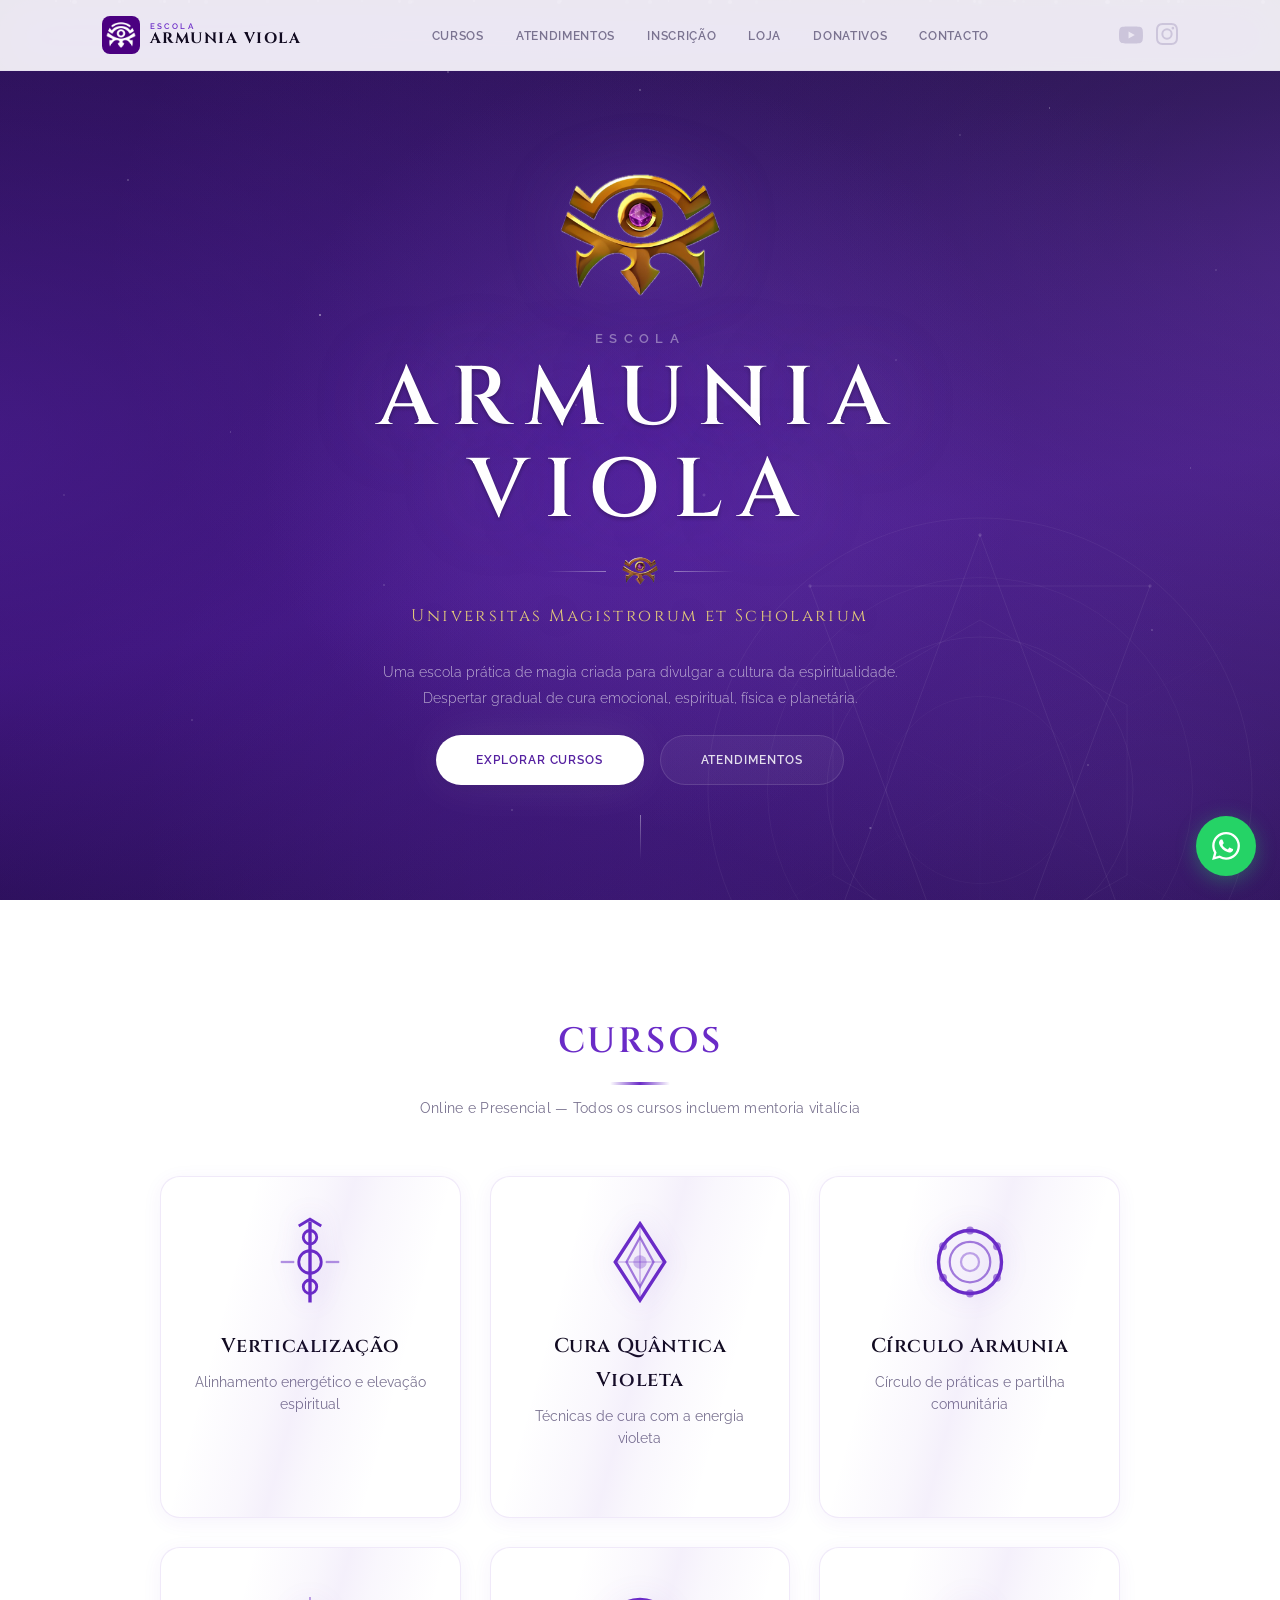
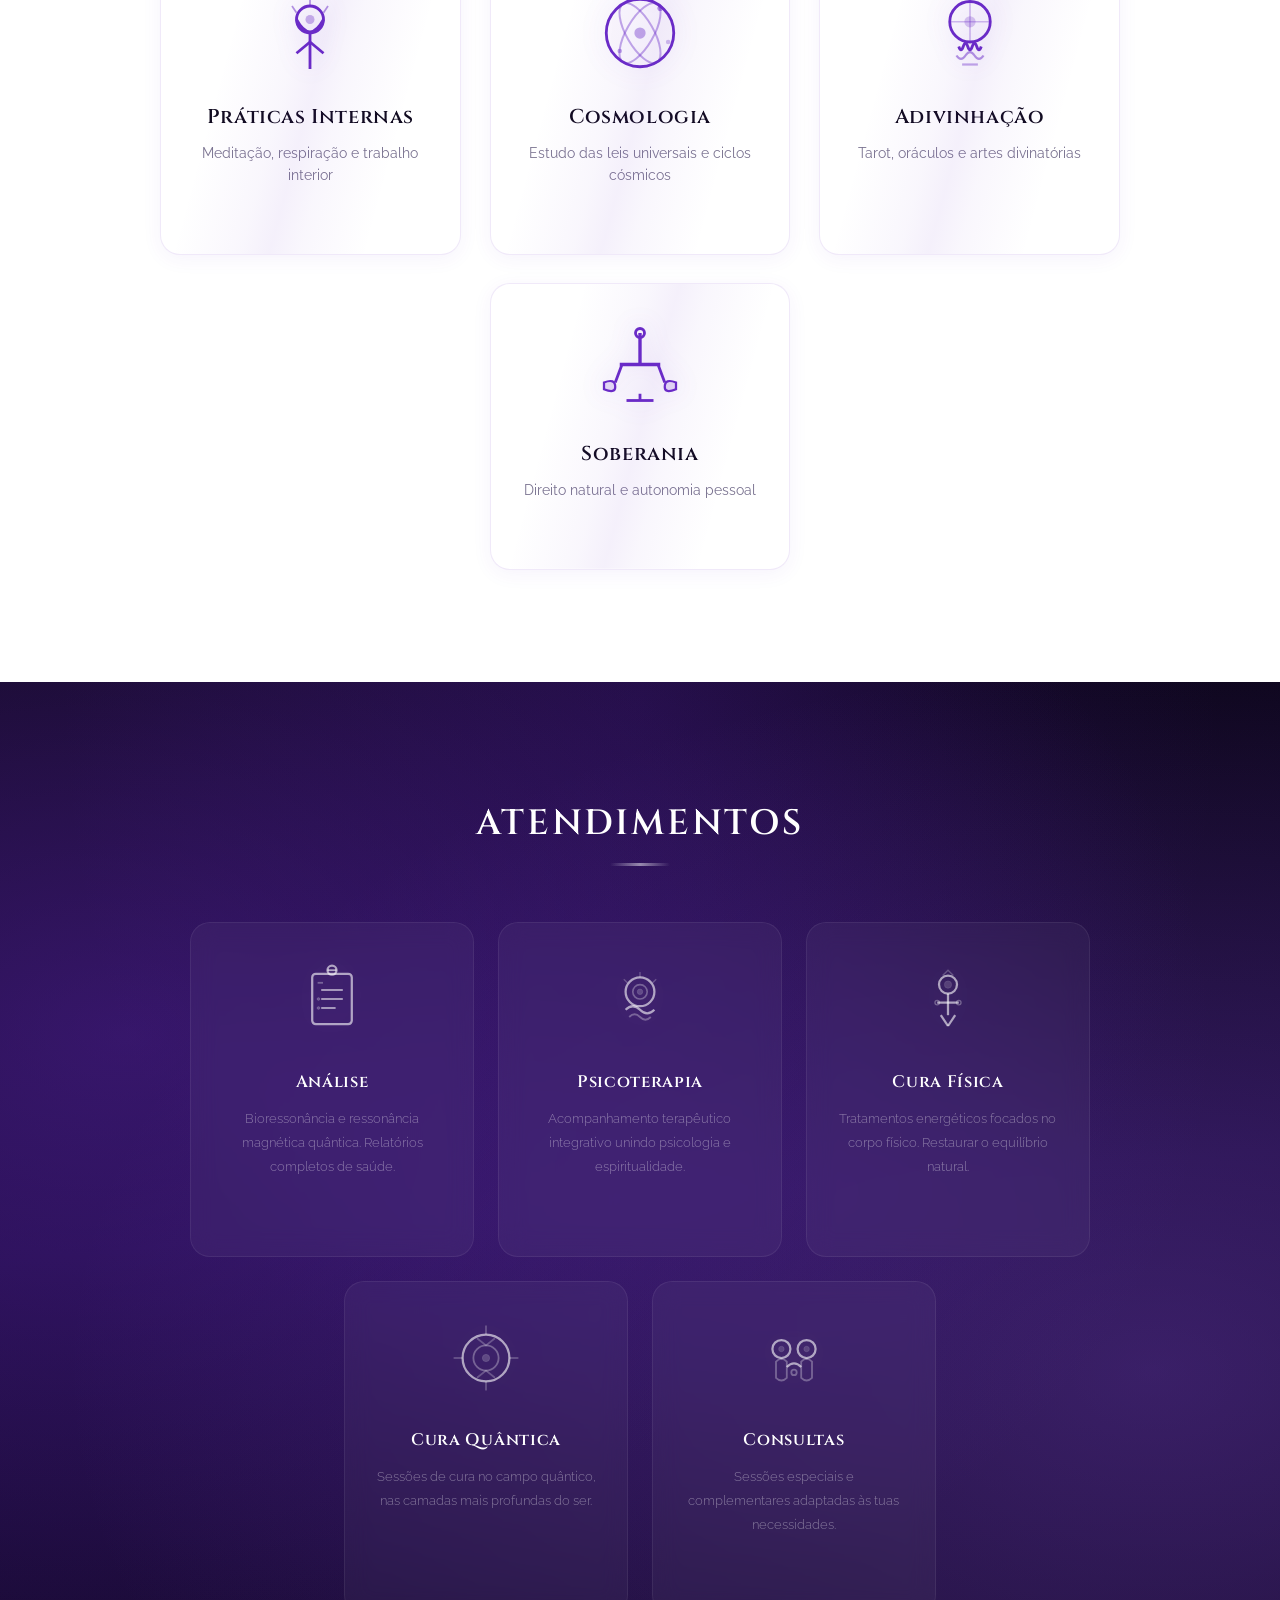
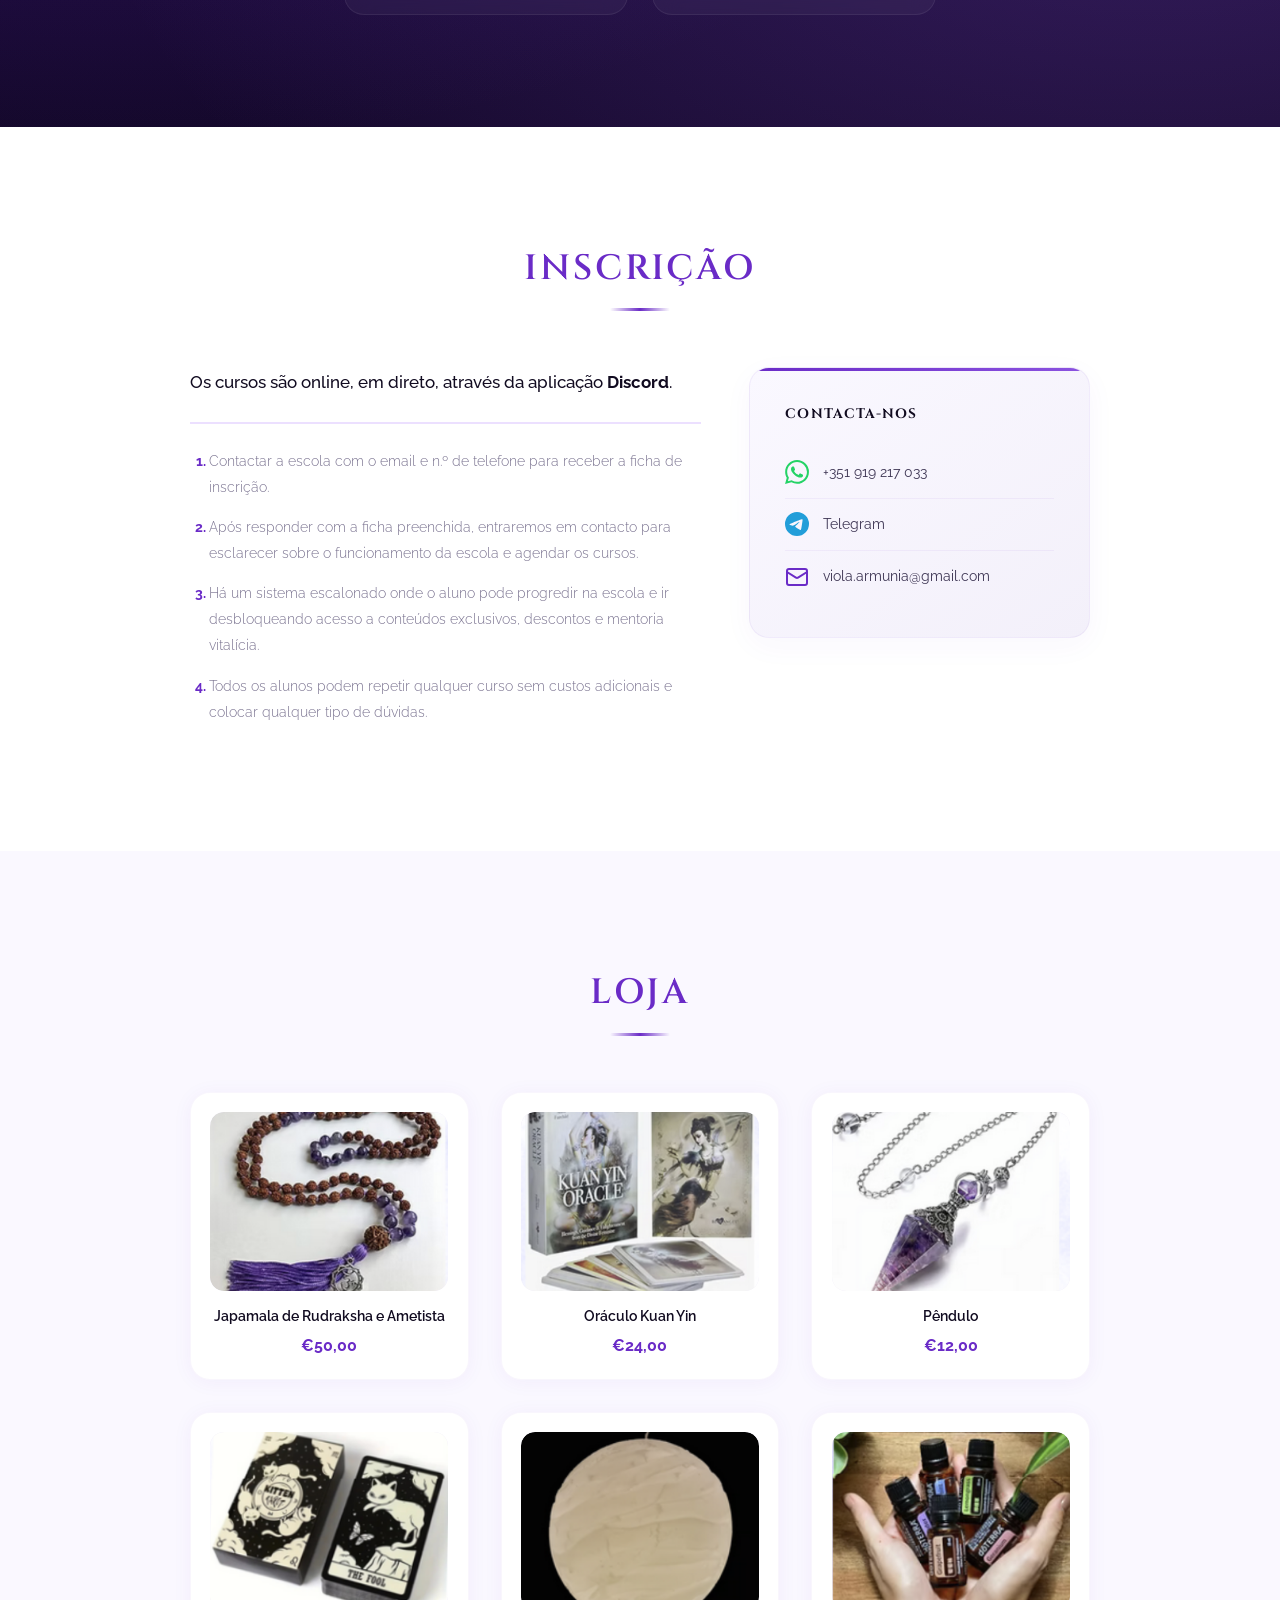
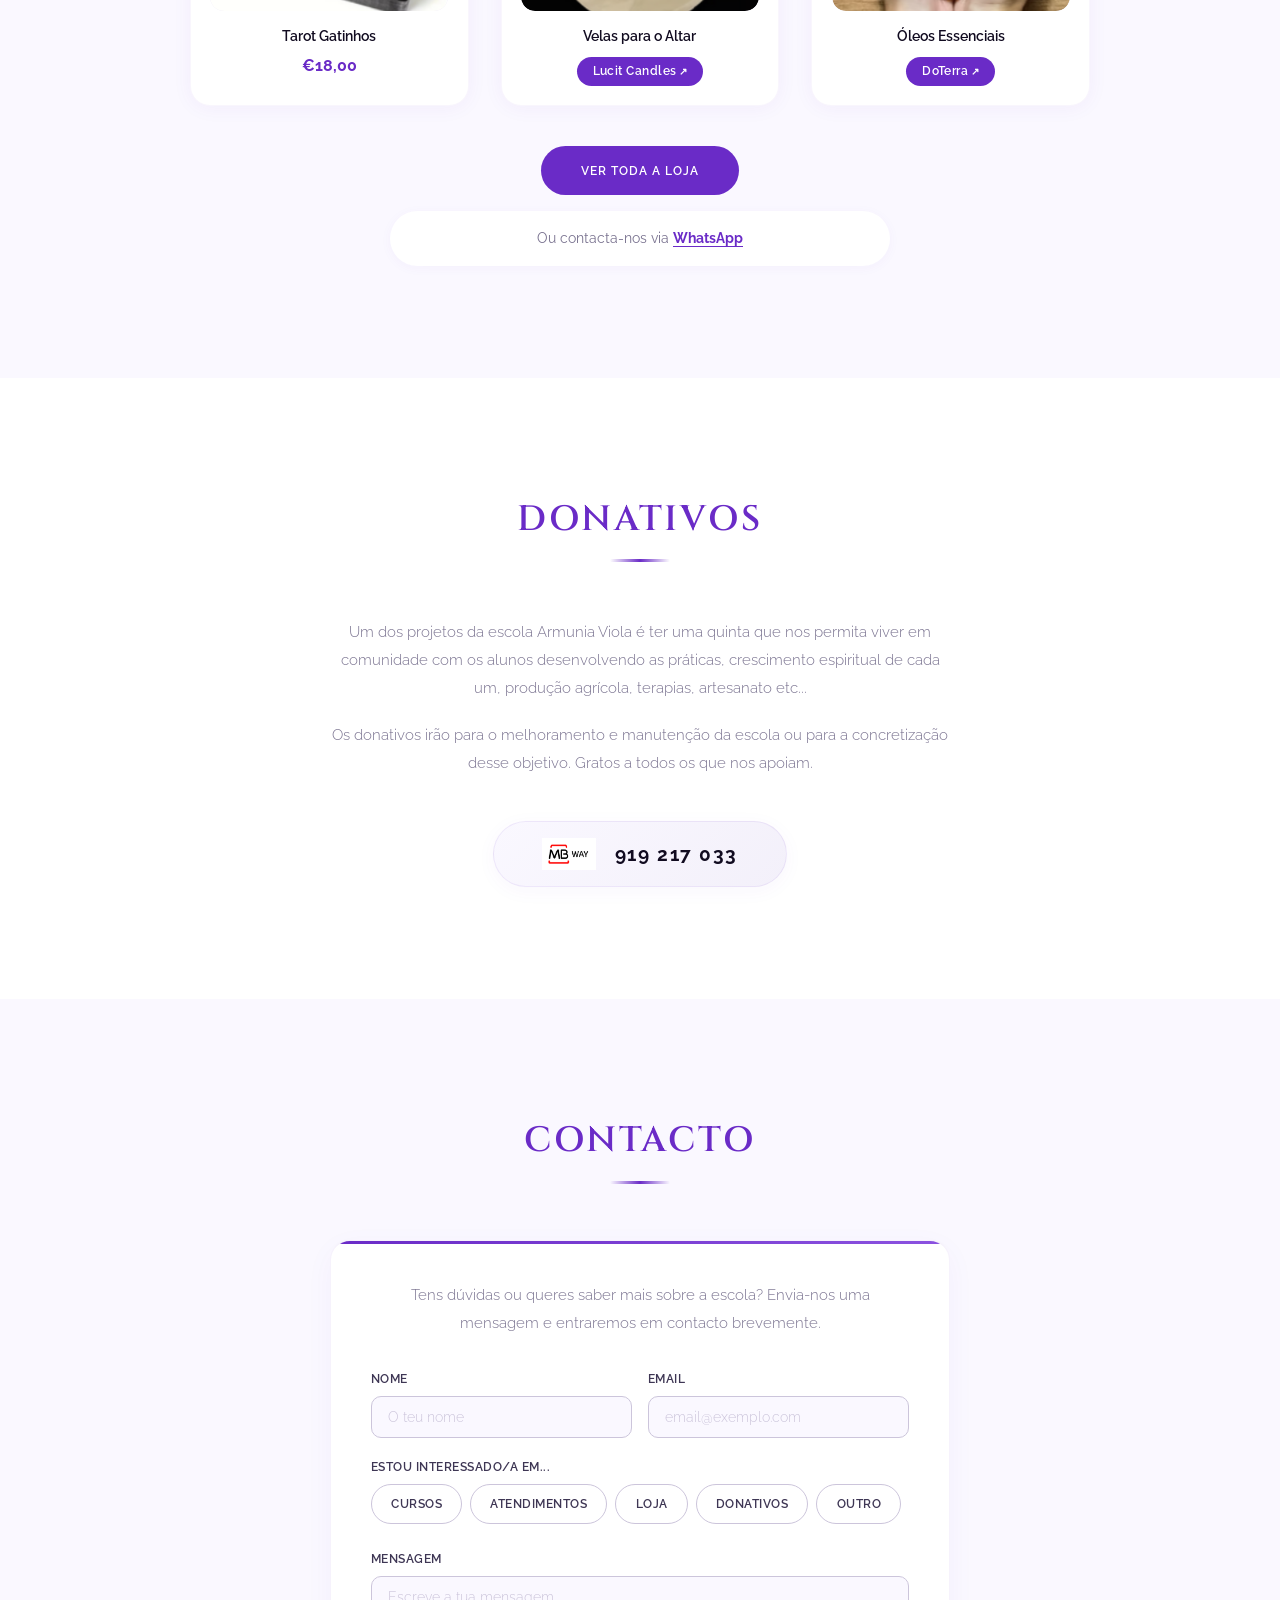
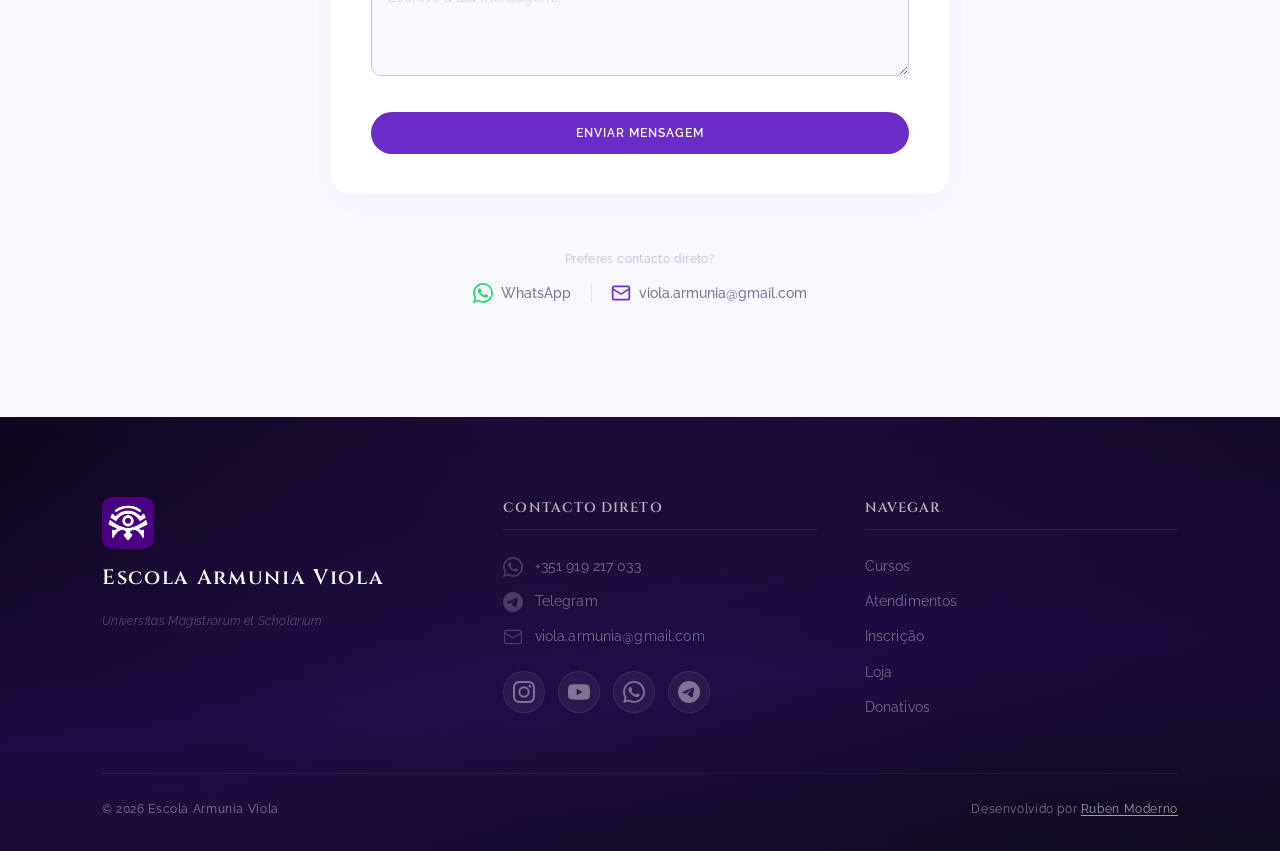
<file: index.html>
<!DOCTYPE html>
<html lang="pt">
<head>
    <meta charset="UTF-8">
    <meta name="viewport" content="width=device-width, initial-scale=1.0">
    <title>Escola Armunia Viola — Universitas Magistrorum et Scholarium</title>
    <meta name="description" content="Escola Armunia Viola — Escola prática de magia e espiritualidade. Cursos, atendimentos e cura quântica.">
    <meta property="og:title" content="Escola Armunia Viola — Universitas Magistrorum et Scholarium">
    <meta property="og:description" content="Escola prática de magia e espiritualidade. Cursos, atendimentos e cura quântica.">
    <meta property="og:image" content="images/logo-gold.png">
    <meta property="og:type" content="website">
    <meta property="og:url" content="https://armuniaviola.pt/">
    <meta name="twitter:card" content="summary_large_image">
    <meta name="robots" content="index, follow">
    <meta name="author" content="Escola Armunia Viola">
    <meta name="theme-color" content="#6a2bc7">
    <link rel="icon" type="image/png" href="images/logo-gold.png">
    <link rel="canonical" href="https://armuniaviola.pt/">
    <script type="application/ld+json">
    {
        "@context": "https://schema.org",
        "@type": "EducationalOrganization",
        "name": "Escola Armunia Viola",
        "alternateName": "Armunia Viola",
        "description": "Escola prática de magia e espiritualidade. Cursos online e presenciais com mentoria vitalícia, atendimentos terapêuticos e loja de produtos espirituais.",
        "url": "https://armuniaviola.pt",
        "logo": "https://armuniaviola.pt/images/logo-gold.png",
        "image": "https://armuniaviola.pt/images/logo-gold.png",
        "email": "viola.armunia@gmail.com",
        "telephone": "+351919217033",
        "sameAs": [
            "https://instagram.com/armunia_viola/",
            "https://youtube.com/@armuniaviola"
        ],
        "contactPoint": {
            "@type": "ContactPoint",
            "telephone": "+351919217033",
            "contactType": "customer service",
            "availableLanguage": "Portuguese"
        },
        "makesOffer": [
            {
                "@type": "Offer",
                "itemOffered": {
                    "@type": "Course",
                    "name": "Verticalização",
                    "description": "Alinhamento energético e elevação espiritual"
                }
            },
            {
                "@type": "Offer",
                "itemOffered": {
                    "@type": "Course",
                    "name": "Cura Quântica Violeta",
                    "description": "Técnicas de cura com a energia violeta"
                }
            },
            {
                "@type": "Offer",
                "itemOffered": {
                    "@type": "Course",
                    "name": "Círculo Armunia",
                    "description": "Círculo de práticas e partilha comunitária"
                }
            },
            {
                "@type": "Offer",
                "itemOffered": {
                    "@type": "Course",
                    "name": "Práticas Internas",
                    "description": "Meditação, respiração e trabalho interior"
                }
            },
            {
                "@type": "Offer",
                "itemOffered": {
                    "@type": "Course",
                    "name": "Cosmologia",
                    "description": "Estudo das leis universais e ciclos cósmicos"
                }
            },
            {
                "@type": "Offer",
                "itemOffered": {
                    "@type": "Course",
                    "name": "Adivinhação",
                    "description": "Tarot, oráculos e artes divinatórias"
                }
            },
            {
                "@type": "Offer",
                "itemOffered": {
                    "@type": "Course",
                    "name": "Soberania",
                    "description": "Direito natural e autonomia pessoal"
                }
            }
        ]
    }
    </script>
    <link rel="preconnect" href="https://fonts.googleapis.com">
    <link rel="preconnect" href="https://fonts.gstatic.com" crossorigin>
    <link href="https://fonts.googleapis.com/css2?family=Cinzel:wght@400;500;600;700&family=Raleway:wght@300;400;500;600&display=swap" rel="stylesheet">
    <link rel="stylesheet" href="style.css">
</head>
<body>

    <!-- Navbar -->
    <nav class="navbar" id="navbar">
        <div class="nav-container">
            <a href="#home" class="nav-logo">
                <img src="images/logo.jpg" alt="Armunia Viola" class="nav-logo-img">
                <div class="nav-logo-text">
                    <span class="nav-logo-prefix">escola</span>
                    <span class="nav-logo-name">ARMUNIA VIOLA</span>
                </div>
            </a>
            <button class="nav-toggle" id="navToggle" aria-label="Menu">
                <span></span><span></span><span></span>
            </button>
            <ul class="nav-menu" id="navMenu">
                <li><a href="#cursos">Cursos</a></li>
                <li><a href="#atendimentos">Atendimentos</a></li>
                <li><a href="#inscricao">Inscrição</a></li>
                <li><a href="loja.html">Loja</a></li>
                <li><a href="#donativos">Donativos</a></li>
                <li><a href="#contacto">Contacto</a></li>
            </ul>
            <div class="nav-social">
                <a href="https://youtube.com/@armuniaviola" target="_blank" rel="noopener" aria-label="YouTube">
                    <svg viewBox="0 0 24 24" fill="currentColor" width="24" height="24"><path d="M23.498 6.186a3.016 3.016 0 0 0-2.122-2.136C19.505 3.545 12 3.545 12 3.545s-7.505 0-9.377.505A3.017 3.017 0 0 0 .502 6.186C0 8.07 0 12 0 12s0 3.93.502 5.814a3.016 3.016 0 0 0 2.122 2.136c1.871.505 9.376.505 9.376.505s7.505 0 9.377-.505a3.015 3.015 0 0 0 2.122-2.136C24 15.93 24 12 24 12s0-3.93-.502-5.814zM9.545 15.568V8.432L15.818 12l-6.273 3.568z"/></svg>
                </a>
                <a href="https://instagram.com/armunia_viola/" target="_blank" rel="noopener" aria-label="Instagram">
                    <svg viewBox="0 0 24 24" fill="currentColor" width="22" height="22"><path d="M12 2.163c3.204 0 3.584.012 4.85.07 3.252.148 4.771 1.691 4.919 4.919.058 1.265.069 1.645.069 4.849 0 3.205-.012 3.584-.069 4.849-.149 3.225-1.664 4.771-4.919 4.919-1.266.058-1.644.07-4.85.07-3.204 0-3.584-.012-4.849-.07-3.26-.149-4.771-1.699-4.919-4.92-.058-1.265-.07-1.644-.07-4.849 0-3.204.013-3.583.07-4.849.149-3.227 1.664-4.771 4.919-4.919 1.266-.057 1.645-.069 4.849-.069zM12 0C8.741 0 8.333.014 7.053.072 2.695.272.273 2.69.073 7.052.014 8.333 0 8.741 0 12c0 3.259.014 3.668.072 4.948.2 4.358 2.618 6.78 6.98 6.98C8.333 23.986 8.741 24 12 24c3.259 0 3.668-.014 4.948-.072 4.354-.2 6.782-2.618 6.979-6.98.059-1.28.073-1.689.073-4.948 0-3.259-.014-3.667-.072-4.947-.196-4.354-2.617-6.78-6.979-6.98C15.668.014 15.259 0 12 0zm0 5.838a6.162 6.162 0 1 0 0 12.324 6.162 6.162 0 0 0 0-12.324zM12 16a4 4 0 1 1 0-8 4 4 0 0 1 0 8zm6.406-11.845a1.44 1.44 0 1 0 0 2.881 1.44 1.44 0 0 0 0-2.881z"/></svg>
                </a>
            </div>
        </div>
    </nav>

    <!-- Hero -->
    <section class="hero" id="home">
        <div class="hero-particles" id="particles"></div>
        <div class="hero-glow"></div>
        <!-- Sacred geometry background -->
        <svg class="hero-geometry" viewBox="0 0 800 800" fill="none">
            <!-- Outer circle -->
            <circle cx="400" cy="400" r="320" stroke="rgba(255,255,255,0.08)" stroke-width="0.8"/>
            <circle cx="400" cy="400" r="250" stroke="rgba(255,255,255,0.06)" stroke-width="0.8"/>
            <circle cx="400" cy="400" r="180" stroke="rgba(255,255,255,0.08)" stroke-width="0.8"/>
            <circle cx="400" cy="400" r="110" stroke="rgba(255,255,255,0.05)" stroke-width="0.8"/>
            <!-- Star of David -->
            <polygon points="400,100 600,640 200,640" stroke="rgba(255,255,255,0.1)" stroke-width="0.8" fill="none"/>
            <polygon points="400,700 600,160 200,160" stroke="rgba(255,255,255,0.1)" stroke-width="0.8" fill="none"/>
            <!-- Inner hexagon -->
            <polygon points="400,200 573,300 573,500 400,600 227,500 227,300" stroke="rgba(255,255,255,0.07)" stroke-width="0.8" fill="none"/>
            <!-- Small dots at vertices -->
            <circle cx="400" cy="100" r="2" fill="rgba(255,255,255,0.15)"/>
            <circle cx="400" cy="700" r="2" fill="rgba(255,255,255,0.15)"/>
            <circle cx="600" cy="160" r="2" fill="rgba(255,255,255,0.12)"/>
            <circle cx="200" cy="160" r="2" fill="rgba(255,255,255,0.12)"/>
            <circle cx="600" cy="640" r="2" fill="rgba(255,255,255,0.12)"/>
            <circle cx="200" cy="640" r="2" fill="rgba(255,255,255,0.12)"/>
            <!-- Radial lines -->
            <line x1="400" y1="80" x2="400" y2="720" stroke="rgba(255,255,255,0.04)" stroke-width="0.5"/>
            <line x1="120" y1="240" x2="680" y2="560" stroke="rgba(255,255,255,0.04)" stroke-width="0.5"/>
            <line x1="120" y1="560" x2="680" y2="240" stroke="rgba(255,255,255,0.04)" stroke-width="0.5"/>
        </svg>
        <div class="hero-content">
            <!-- Eye symbol — larger -->
            <div class="hero-eye">
                <img src="images/logo-gold.png" alt="Armunia Viola" class="hero-logo-img">
            </div>
            <p class="hero-label">escola</p>
            <h1 class="hero-title">ARMUNIA<br>VIOLA</h1>
            <div class="hero-divider">
                <span></span><img src="images/logo-gold.png" alt="" class="divider-logo"><span></span>
            </div>
            <p class="hero-motto">Universitas Magistrorum et Scholarium</p>
            <p class="hero-desc">Uma escola prática de magia criada para divulgar a cultura da espiritualidade.<br>Despertar gradual de cura emocional, espiritual, física e planetária.</p>
            <div class="hero-actions">
                <a href="#cursos" class="btn btn-glow">Explorar Cursos</a>
                <a href="#atendimentos" class="btn btn-ghost">Atendimentos</a>
            </div>
        </div>
        <div class="hero-scroll">
            <div class="scroll-line"></div>
        </div>
    </section>

    <!-- Cursos -->
    <section class="section" id="cursos">
        <div class="container">
            <div class="section-head">
                <h2 class="bar-title">Cursos</h2>
                <p class="bar-sub">Online e Presencial &mdash; Todos os cursos incluem mentoria vitalícia</p>
            </div>

            <div class="courses-grid">
                <a href="#inscricao" class="c-card c-grad-1">
                    <svg class="c-icon" viewBox="0 0 80 80" fill="none" aria-hidden="true">
                        <line x1="40" y1="4" x2="40" y2="76" stroke="currentColor" stroke-width="3"/>
                        <circle cx="40" cy="18" r="6" stroke="currentColor" stroke-width="2.5" fill="none"/>
                        <circle cx="40" cy="40" r="10" stroke="currentColor" stroke-width="2.5" fill="none"/>
                        <circle cx="40" cy="62" r="6" stroke="currentColor" stroke-width="2.5" fill="none"/>
                        <path d="M30 8 L40 2 L50 8" stroke="currentColor" stroke-width="2.5" fill="none"/>
                        <line x1="26" y1="40" x2="14" y2="40" stroke="currentColor" stroke-width="2" opacity="0.5"/>
                        <line x1="54" y1="40" x2="66" y2="40" stroke="currentColor" stroke-width="2" opacity="0.5"/>
                    </svg>
                    <h3 class="c-name">Verticalização</h3>
                    <p class="c-desc">Alinhamento energético e elevação espiritual</p>
                    <span class="c-cta">Inscrever &rarr;</span>
                </a>
                <a href="#inscricao" class="c-card c-grad-2">
                    <svg class="c-icon" viewBox="0 0 80 80" fill="none" aria-hidden="true">
                        <path d="M40 6 L62 40 L40 74 L18 40 Z" stroke="currentColor" stroke-width="3" fill="none"/>
                        <path d="M40 18 L52 40 L40 62 L28 40 Z" stroke="currentColor" stroke-width="2" fill="none" opacity="0.6"/>
                        <circle cx="40" cy="40" r="6" fill="currentColor" opacity="0.3"/>
                        <line x1="40" y1="6" x2="40" y2="74" stroke="currentColor" stroke-width="1.5" opacity="0.3"/>
                        <line x1="18" y1="40" x2="62" y2="40" stroke="currentColor" stroke-width="1.5" opacity="0.3"/>
                    </svg>
                    <h3 class="c-name">Cura Quântica Violeta</h3>
                    <p class="c-desc">Técnicas de cura com a energia violeta</p>
                    <span class="c-cta">Inscrever &rarr;</span>
                </a>
                <a href="#inscricao" class="c-card c-grad-3">
                    <svg class="c-icon" viewBox="0 0 80 80" fill="none" aria-hidden="true">
                        <circle cx="40" cy="40" r="28" stroke="currentColor" stroke-width="3" fill="none"/>
                        <circle cx="40" cy="40" r="18" stroke="currentColor" stroke-width="2" fill="none" opacity="0.6"/>
                        <circle cx="40" cy="40" r="8" stroke="currentColor" stroke-width="2" fill="none" opacity="0.4"/>
                        <circle cx="40" cy="12" r="3.5" fill="currentColor" opacity="0.6"/>
                        <circle cx="64" cy="26" r="3.5" fill="currentColor" opacity="0.6"/>
                        <circle cx="64" cy="54" r="3.5" fill="currentColor" opacity="0.6"/>
                        <circle cx="40" cy="68" r="3.5" fill="currentColor" opacity="0.6"/>
                        <circle cx="16" cy="54" r="3.5" fill="currentColor" opacity="0.6"/>
                        <circle cx="16" cy="26" r="3.5" fill="currentColor" opacity="0.6"/>
                    </svg>
                    <h3 class="c-name">Círculo Armunia</h3>
                    <p class="c-desc">Círculo de práticas e partilha comunitária</p>
                    <span class="c-cta">Inscrever &rarr;</span>
                </a>
                <a href="#inscricao" class="c-card c-grad-4">
                    <svg class="c-icon" viewBox="0 0 80 80" fill="none" aria-hidden="true">
                        <circle cx="40" cy="28" r="12" stroke="currentColor" stroke-width="2.5" fill="none"/>
                        <path d="M28 28 Q40 50 52 28" stroke="currentColor" stroke-width="2.5" fill="none"/>
                        <line x1="40" y1="40" x2="40" y2="72" stroke="currentColor" stroke-width="2.5"/>
                        <path d="M28 58 L40 48 L52 58" stroke="currentColor" stroke-width="2.5" fill="none"/>
                        <circle cx="40" cy="28" r="4" fill="currentColor" opacity="0.35"/>
                        <line x1="40" y1="8" x2="40" y2="16" stroke="currentColor" stroke-width="1.5" opacity="0.5"/>
                        <line x1="56" y1="16" x2="52" y2="22" stroke="currentColor" stroke-width="1.5" opacity="0.5"/>
                        <line x1="24" y1="16" x2="28" y2="22" stroke="currentColor" stroke-width="1.5" opacity="0.5"/>
                    </svg>
                    <h3 class="c-name">Práticas Internas</h3>
                    <p class="c-desc">Meditação, respiração e trabalho interior</p>
                    <span class="c-cta">Inscrever &rarr;</span>
                </a>
                <a href="#inscricao" class="c-card c-grad-5">
                    <svg class="c-icon" viewBox="0 0 80 80" fill="none" aria-hidden="true">
                        <circle cx="40" cy="40" r="30" stroke="currentColor" stroke-width="2.5" fill="none"/>
                        <ellipse cx="40" cy="40" rx="30" ry="12" stroke="currentColor" stroke-width="1.8" fill="none" opacity="0.4" transform="rotate(60 40 40)"/>
                        <ellipse cx="40" cy="40" rx="30" ry="12" stroke="currentColor" stroke-width="1.8" fill="none" opacity="0.4" transform="rotate(-60 40 40)"/>
                        <circle cx="40" cy="40" r="5" fill="currentColor" opacity="0.4"/>
                        <circle cx="58" cy="18" r="2.5" fill="currentColor" opacity="0.5"/>
                        <circle cx="22" cy="56" r="2" fill="currentColor" opacity="0.4"/>
                        <circle cx="65" cy="48" r="2" fill="currentColor" opacity="0.3"/>
                    </svg>
                    <h3 class="c-name">Cosmologia</h3>
                    <p class="c-desc">Estudo das leis universais e ciclos cósmicos</p>
                    <span class="c-cta">Inscrever &rarr;</span>
                </a>
                <a href="#inscricao" class="c-card c-grad-6">
                    <svg class="c-icon" viewBox="0 0 80 80" fill="none" aria-hidden="true">
                        <circle cx="40" cy="30" r="18" stroke="currentColor" stroke-width="2.5" fill="none"/>
                        <path d="M40 12 L40 48" stroke="currentColor" stroke-width="1.5" opacity="0.3"/>
                        <path d="M22 30 L58 30" stroke="currentColor" stroke-width="1.5" opacity="0.3"/>
                        <circle cx="40" cy="30" r="5" fill="currentColor" opacity="0.25"/>
                        <path d="M30 52 Q32 58 34 52 Q36 46 38 52 Q40 58 42 52 Q44 46 46 52 Q48 58 50 52" stroke="currentColor" stroke-width="2.5" fill="none"/>
                        <path d="M28 60 Q32 66 36 60 Q40 54 44 60 Q48 66 52 60" stroke="currentColor" stroke-width="2" fill="none" opacity="0.5"/>
                        <line x1="33" y1="68" x2="47" y2="68" stroke="currentColor" stroke-width="2" opacity="0.4"/>
                    </svg>
                    <h3 class="c-name">Adivinhação</h3>
                    <p class="c-desc">Tarot, oráculos e artes divinatórias</p>
                    <span class="c-cta">Inscrever &rarr;</span>
                </a>
                <a href="#inscricao" class="c-card c-grad-7">
                    <svg class="c-icon" viewBox="0 0 80 80" fill="none" aria-hidden="true">
                        <line x1="40" y1="8" x2="40" y2="36" stroke="currentColor" stroke-width="3"/>
                        <line x1="22" y1="36" x2="58" y2="36" stroke="currentColor" stroke-width="3"/>
                        <line x1="24" y1="36" x2="18" y2="52" stroke="currentColor" stroke-width="2.5"/>
                        <line x1="56" y1="36" x2="62" y2="52" stroke="currentColor" stroke-width="2.5"/>
                        <path d="M8 52 Q18 48 18 56 Q18 62 8 58 Z" stroke="currentColor" stroke-width="2" fill="currentColor" fill-opacity="0.15"/>
                        <path d="M72 52 Q62 48 62 56 Q62 62 72 58 Z" stroke="currentColor" stroke-width="2" fill="currentColor" fill-opacity="0.15"/>
                        <circle cx="40" cy="8" r="4" stroke="currentColor" stroke-width="2.5" fill="none"/>
                        <line x1="28" y1="68" x2="52" y2="68" stroke="currentColor" stroke-width="2.5"/>
                        <line x1="40" y1="62" x2="40" y2="68" stroke="currentColor" stroke-width="2.5"/>
                    </svg>
                    <h3 class="c-name">Soberania</h3>
                    <p class="c-desc">Direito natural e autonomia pessoal</p>
                    <span class="c-cta">Inscrever &rarr;</span>
                </a>
            </div>
        </div>
    </section>

    <!-- Atendimentos -->
    <section class="section section-violet" id="atendimentos">
        <div class="container">
            <div class="section-head">
                <h2 class="bar-title bar-light">Atendimentos</h2>
            </div>
            <div class="srv-grid">
                <a href="#inscricao" class="srv-card">
                    <div class="srv-icon">
                        <svg viewBox="0 0 80 80" fill="none" stroke="currentColor" aria-hidden="true">
                            <rect x="18" y="12" width="44" height="56" rx="4" stroke-width="2.5" fill="none"/>
                            <line x1="28" y1="30" x2="52" y2="30" stroke-width="2"/>
                            <line x1="28" y1="40" x2="52" y2="40" stroke-width="2"/>
                            <line x1="28" y1="50" x2="44" y2="50" stroke-width="2"/>
                            <circle cx="40" cy="8" r="5" stroke-width="2.5" fill="none"/>
                            <line x1="35" y1="8" x2="45" y2="8" stroke-width="2"/>
                            <path d="M24 22 L30 22" stroke-width="2" opacity="0.5"/>
                            <circle cx="25" cy="40" r="1.5" fill="currentColor" opacity="0.4"/>
                            <circle cx="25" cy="50" r="1.5" fill="currentColor" opacity="0.4"/>
                        </svg>
                    </div>
                    <h3>Análise</h3>
                    <p>Bioressonância e ressonância magnética quântica. Relatórios completos de saúde.</p>
                    <span class="srv-cta">Agendar &rarr;</span>
                </a>
                <a href="#inscricao" class="srv-card">
                    <div class="srv-icon">
                        <svg viewBox="0 0 80 80" fill="none" stroke="currentColor" aria-hidden="true">
                            <circle cx="40" cy="32" r="16" stroke-width="2.5" fill="none"/>
                            <circle cx="40" cy="32" r="8" stroke-width="1.8" fill="none" opacity="0.5"/>
                            <circle cx="40" cy="32" r="3" fill="currentColor" opacity="0.3"/>
                            <path d="M24 52 Q32 44 40 52 Q48 60 56 52" stroke-width="2.5" fill="none"/>
                            <path d="M28 60 Q34 54 40 60 Q46 66 52 60" stroke-width="2" fill="none" opacity="0.5"/>
                            <line x1="40" y1="16" x2="40" y2="10" stroke-width="1.5" opacity="0.4"/>
                            <line x1="54" y1="22" x2="58" y2="18" stroke-width="1.5" opacity="0.4"/>
                            <line x1="26" y1="22" x2="22" y2="18" stroke-width="1.5" opacity="0.4"/>
                        </svg>
                    </div>
                    <h3>Psicoterapia</h3>
                    <p>Acompanhamento terapêutico integrativo unindo psicologia e espiritualidade.</p>
                    <span class="srv-cta">Agendar &rarr;</span>
                </a>
                <a href="#inscricao" class="srv-card">
                    <div class="srv-icon">
                        <svg viewBox="0 0 80 80" fill="none" stroke="currentColor" aria-hidden="true">
                            <circle cx="40" cy="24" r="10" stroke-width="2.5" fill="none"/>
                            <line x1="40" y1="34" x2="40" y2="58" stroke-width="2.5"/>
                            <line x1="28" y1="44" x2="52" y2="44" stroke-width="2.5"/>
                            <line x1="32" y1="58" x2="40" y2="70" stroke-width="2.5"/>
                            <line x1="48" y1="58" x2="40" y2="70" stroke-width="2.5"/>
                            <circle cx="40" cy="24" r="4" fill="currentColor" opacity="0.25"/>
                            <circle cx="28" cy="44" r="2.5" stroke-width="1.5" fill="none" opacity="0.5"/>
                            <circle cx="52" cy="44" r="2.5" stroke-width="1.5" fill="none" opacity="0.5"/>
                            <path d="M34 14 L40 8 L46 14" stroke-width="1.5" fill="none" opacity="0.4"/>
                        </svg>
                    </div>
                    <h3>Cura Física</h3>
                    <p>Tratamentos energéticos focados no corpo físico. Restaurar o equilíbrio natural.</p>
                    <span class="srv-cta">Agendar &rarr;</span>
                </a>
                <a href="#inscricao" class="srv-card">
                    <div class="srv-icon">
                        <svg viewBox="0 0 80 80" fill="none" stroke="currentColor" aria-hidden="true">
                            <circle cx="40" cy="40" r="26" stroke-width="2.5" fill="none"/>
                            <circle cx="40" cy="40" r="14" stroke-width="2" fill="none" opacity="0.5"/>
                            <circle cx="40" cy="40" r="4" fill="currentColor" opacity="0.3"/>
                            <line x1="40" y1="4" x2="40" y2="14" stroke-width="2" opacity="0.4"/>
                            <line x1="40" y1="66" x2="40" y2="76" stroke-width="2" opacity="0.4"/>
                            <line x1="4" y1="40" x2="14" y2="40" stroke-width="2" opacity="0.4"/>
                            <line x1="66" y1="40" x2="76" y2="40" stroke-width="2" opacity="0.4"/>
                            <path d="M30 18 L40 26 L50 18" stroke-width="2" fill="none" opacity="0.4"/>
                            <path d="M30 62 L40 54 L50 62" stroke-width="2" fill="none" opacity="0.4"/>
                        </svg>
                    </div>
                    <h3>Cura Quântica</h3>
                    <p>Sessões de cura no campo quântico, nas camadas mais profundas do ser.</p>
                    <span class="srv-cta">Agendar &rarr;</span>
                </a>
                <a href="#inscricao" class="srv-card">
                    <div class="srv-icon">
                        <svg viewBox="0 0 80 80" fill="none" stroke="currentColor" aria-hidden="true">
                            <circle cx="26" cy="30" r="10" stroke-width="2.5" fill="none"/>
                            <circle cx="54" cy="30" r="10" stroke-width="2.5" fill="none"/>
                            <circle cx="26" cy="30" r="3" fill="currentColor" opacity="0.25"/>
                            <circle cx="54" cy="30" r="3" fill="currentColor" opacity="0.25"/>
                            <path d="M20 44 Q26 38 32 44 L32 62 Q26 68 20 62 Z" stroke-width="2" fill="none" opacity="0.5"/>
                            <path d="M48 44 Q54 38 60 44 L60 62 Q54 68 48 62 Z" stroke-width="2" fill="none" opacity="0.5"/>
                            <path d="M32 50 Q40 42 48 50" stroke-width="2.5" fill="none"/>
                            <circle cx="40" cy="56" r="3" stroke-width="2" fill="none" opacity="0.5"/>
                        </svg>
                    </div>
                    <h3>Consultas</h3>
                    <p>Sessões especiais e complementares adaptadas às tuas necessidades.</p>
                    <span class="srv-cta">Agendar &rarr;</span>
                </a>
            </div>
        </div>
    </section>

    <!-- Inscrição -->
    <section class="section" id="inscricao">
        <div class="container">
            <div class="section-head">
                <h2 class="bar-title">Inscrição</h2>
            </div>
            <div class="insc-grid">
                <div class="insc-left">
                    <p class="insc-highlight">Os cursos são online, em direto, através da aplicação <strong>Discord</strong>.</p>
                    <ol class="insc-steps">
                        <li>Contactar a escola com o email e n.º de telefone para receber a ficha de inscrição.</li>
                        <li>Após responder com a ficha preenchida, entraremos em contacto para esclarecer sobre o funcionamento da escola e agendar os cursos.</li>
                        <li>Há um sistema escalonado onde o aluno pode progredir na escola e ir desbloqueando acesso a conteúdos exclusivos, descontos e mentoria vitalícia.</li>
                        <li>Todos os alunos podem repetir qualquer curso sem custos adicionais e colocar qualquer tipo de dúvidas.</li>
                    </ol>
                </div>
                <div class="insc-right">
                    <div class="insc-contact-card">
                        <h3>Contacta-nos</h3>
                        <a href="https://wa.me/351919217033" target="_blank" rel="noopener" class="insc-link">
                            <svg viewBox="0 0 24 24" fill="#25D366" width="24" height="24"><path d="M17.472 14.382c-.297-.149-1.758-.867-2.03-.967-.273-.099-.471-.148-.67.15-.197.297-.767.966-.94 1.164-.173.199-.347.223-.644.075-.297-.15-1.255-.463-2.39-1.475-.883-.788-1.48-1.761-1.653-2.059-.173-.297-.018-.458.13-.606.134-.133.298-.347.446-.52.149-.174.198-.298.298-.497.099-.198.05-.371-.025-.52-.075-.149-.669-1.612-.916-2.207-.242-.579-.487-.5-.669-.51-.173-.008-.371-.01-.57-.01-.198 0-.52.074-.792.372-.272.297-1.04 1.016-1.04 2.479 0 1.462 1.065 2.875 1.213 3.074.149.198 2.096 3.2 5.077 4.487.709.306 1.262.489 1.694.625.712.227 1.36.195 1.871.118.571-.085 1.758-.719 2.006-1.413.248-.694.248-1.289.173-1.413-.074-.124-.272-.198-.57-.347m-5.421 7.403h-.004a9.87 9.87 0 01-5.031-1.378l-.361-.214-3.741.982.998-3.648-.235-.374a9.86 9.86 0 01-1.51-5.26c.001-5.45 4.436-9.884 9.888-9.884 2.64 0 5.122 1.03 6.988 2.898a9.825 9.825 0 012.893 6.994c-.003 5.45-4.437 9.884-9.885 9.884m8.413-18.297A11.815 11.815 0 0012.05 0C5.495 0 .16 5.335.157 11.892c0 2.096.547 4.142 1.588 5.945L.057 24l6.305-1.654a11.882 11.882 0 005.683 1.448h.005c6.554 0 11.89-5.335 11.893-11.893a11.821 11.821 0 00-3.48-8.413z"/></svg>
                            <span>+351 919 217 033</span>
                        </a>
                        <a href="https://t.me/+351919217033" target="_blank" rel="noopener" class="insc-link">
                            <svg viewBox="0 0 24 24" fill="#229ED9" width="24" height="24"><path d="M11.944 0A12 12 0 0 0 0 12a12 12 0 0 0 12 12 12 12 0 0 0 12-12A12 12 0 0 0 12 0a12 12 0 0 0-.056 0zm4.962 7.224c.1-.002.321.023.465.14a.506.506 0 0 1 .171.325c.016.093.036.306.02.472-.18 1.898-.962 6.502-1.36 8.627-.168.9-.499 1.201-.82 1.23-.696.065-1.225-.46-1.9-.902-1.056-.693-1.653-1.124-2.678-1.8-1.185-.78-.417-1.21.258-1.91.177-.184 3.247-2.977 3.307-3.23.007-.032.014-.15-.056-.212s-.174-.041-.249-.024c-.106.024-1.793 1.14-5.061 3.345-.479.33-.913.49-1.302.48-.428-.008-1.252-.241-1.865-.44-.752-.245-1.349-.374-1.297-.789.027-.216.325-.437.893-.663 3.498-1.524 5.83-2.529 6.998-3.014 3.332-1.386 4.025-1.627 4.476-1.635z"/></svg>
                            <span>Telegram</span>
                        </a>
                        <a href="mailto:viola.armunia@gmail.com" class="insc-link">
                            <svg viewBox="0 0 24 24" fill="none" stroke="var(--violet)" stroke-width="2" width="24" height="24"><rect x="2" y="4" width="20" height="16" rx="2"/><path d="m22 7-8.97 5.7a1.94 1.94 0 0 1-2.06 0L2 7"/></svg>
                            <span>viola.armunia@gmail.com</span>
                        </a>
                    </div>
                </div>
            </div>
        </div>
    </section>

    <!-- Loja -->
    <section class="section section-light" id="loja">
        <div class="container">
            <div class="section-head">
                <h2 class="bar-title">Loja</h2>
            </div>
            <div class="loja-grid">
                <a href="https://wa.me/351919217033?text=Olá! Tenho interesse na Japamala de Rudraksha e Ametista." target="_blank" rel="noopener" class="loja-item">
                    <div class="loja-visual">
                        <img src="images/products/japamala.png" alt="Japamala de Rudraksha e Ametista" loading="lazy" width="600" height="600">
                    </div>
                    <h4>Japamala de Rudraksha e Ametista</h4>
                    <span class="loja-price">&euro;50,00</span>
                </a>
                <a href="https://wa.me/351919217033?text=Olá! Tenho interesse no Oráculo Kuan Yin." target="_blank" rel="noopener" class="loja-item">
                    <div class="loja-visual">
                        <img src="images/products/oraculo.png" alt="Oráculo Kuan Yin" loading="lazy" width="600" height="600">
                    </div>
                    <h4>Oráculo Kuan Yin</h4>
                    <span class="loja-price">&euro;24,00</span>
                </a>
                <a href="https://wa.me/351919217033?text=Olá! Tenho interesse no Pêndulo." target="_blank" rel="noopener" class="loja-item">
                    <div class="loja-visual">
                        <img src="images/products/pendulo.png" alt="Pêndulo" loading="lazy" width="600" height="600">
                    </div>
                    <h4>Pêndulo</h4>
                    <span class="loja-price">&euro;12,00</span>
                </a>
                <a href="https://wa.me/351919217033?text=Olá! Tenho interesse no Tarot Gatinhos." target="_blank" rel="noopener" class="loja-item">
                    <div class="loja-visual">
                        <img src="images/products/tarot.png" alt="Tarot Gatinhos" loading="lazy" width="600" height="600">
                    </div>
                    <h4>Tarot Gatinhos</h4>
                    <span class="loja-price">&euro;18,00</span>
                </a>
                <a href="https://www.instagram.com/lucitcandles/" target="_blank" rel="noopener" class="loja-item">
                    <div class="loja-visual">
                        <img src="images/products/velas.png" alt="Velas para o Altar" loading="lazy" width="600" height="600">
                    </div>
                    <h4>Velas para o Altar</h4>
                    <span class="loja-badge">Lucit Candles</span>
                </a>
                <a href="https://www.doterra.com/ME/pt_ME" target="_blank" rel="noopener" class="loja-item">
                    <div class="loja-visual">
                        <img src="images/products/oleos.png" alt="Óleos Essenciais DoTerra" loading="lazy" width="600" height="600">
                    </div>
                    <h4>Óleos Essenciais</h4>
                    <span class="loja-badge">DoTerra</span>
                </a>
            </div>
            <div class="loja-actions">
                <a href="loja.html" class="btn btn-primary">Ver toda a loja</a>
                <p class="loja-cta">Ou contacta-nos via <a href="https://wa.me/351919217033" target="_blank" rel="noopener">WhatsApp</a></p>
            </div>
        </div>
    </section>

    <!-- Donativos -->
    <section class="section" id="donativos">
        <div class="container">
            <div class="section-head">
                <h2 class="bar-title">Donativos</h2>
            </div>
            <div class="don-content">
                <p>Um dos projetos da escola Armunia Viola é ter uma quinta que nos permita viver em comunidade com os alunos desenvolvendo as práticas, crescimento espiritual de cada um, produção agrícola, terapias, artesanato etc...</p>
                <p>Os donativos irão para o melhoramento e manutenção da escola ou para a concretização desse objetivo. Gratos a todos os que nos apoiam.</p>
                <div class="don-box">
                    <img src="images/mbway.png" alt="MB WAY" class="don-mbway">
                    <span class="don-number">919 217 033</span>
                </div>
            </div>
        </div>
    </section>

    <!-- Contacto -->
    <section class="section section-light" id="contacto">
        <div class="container">
            <div class="section-head">
                <h2 class="bar-title">Contacto</h2>
            </div>
            <div class="contact-wrapper">
                <!-- ⚠️ FORMSPREE: Vai a formspree.io, cria um form, e substitui YOUR_FORM_ID pelo teu ID real (ex: xabcdefg) -->
                <form class="contact-form contact-form-centered" id="contactForm" action="https://formspree.io/f/YOUR_FORM_ID" method="POST">
                    <p class="contact-form-intro">Tens dúvidas ou queres saber mais sobre a escola? Envia-nos uma mensagem e entraremos em contacto brevemente.</p>
                    <input type="text" name="_gotcha" style="display:none" tabindex="-1" autocomplete="off">
                    <div class="form-row">
                        <div class="form-group">
                            <label for="name">Nome</label>
                            <input type="text" id="name" name="name" required placeholder="O teu nome">
                        </div>
                        <div class="form-group">
                            <label for="email">Email</label>
                            <input type="email" id="email" name="email" required placeholder="email@exemplo.com">
                        </div>
                    </div>
                    <div class="form-group">
                        <label>Estou interessado/a em...</label>
                        <div class="subject-toggles">
                            <input type="radio" name="subject" id="sub-cursos" value="Cursos" required>
                            <label for="sub-cursos" class="subject-chip">Cursos</label>
                            <input type="radio" name="subject" id="sub-atend" value="Atendimentos">
                            <label for="sub-atend" class="subject-chip">Atendimentos</label>
                            <input type="radio" name="subject" id="sub-loja" value="Loja">
                            <label for="sub-loja" class="subject-chip">Loja</label>
                            <input type="radio" name="subject" id="sub-don" value="Donativos">
                            <label for="sub-don" class="subject-chip">Donativos</label>
                            <input type="radio" name="subject" id="sub-outro" value="Outro">
                            <label for="sub-outro" class="subject-chip">Outro</label>
                        </div>
                    </div>
                    <div class="form-group">
                        <label for="message">Mensagem</label>
                        <textarea id="message" name="message" rows="4" required placeholder="Escreve a tua mensagem..."></textarea>
                    </div>
                    <button type="submit" class="btn btn-primary btn-form">Enviar Mensagem</button>
                </form>
                <div class="contact-alt">
                    <span class="contact-alt-label">Preferes contacto direto?</span>
                    <div class="contact-alt-links">
                        <a href="https://wa.me/351919217033" target="_blank" rel="noopener" class="contact-alt-link">
                            <svg viewBox="0 0 24 24" fill="#25D366" width="20" height="20"><path d="M17.472 14.382c-.297-.149-1.758-.867-2.03-.967-.273-.099-.471-.148-.67.15-.197.297-.767.966-.94 1.164-.173.199-.347.223-.644.075-.297-.15-1.255-.463-2.39-1.475-.883-.788-1.48-1.761-1.653-2.059-.173-.297-.018-.458.13-.606.134-.133.298-.347.446-.52.149-.174.198-.298.298-.497.099-.198.05-.371-.025-.52-.075-.149-.669-1.612-.916-2.207-.242-.579-.487-.5-.669-.51-.173-.008-.371-.01-.57-.01-.198 0-.52.074-.792.372-.272.297-1.04 1.016-1.04 2.479 0 1.462 1.065 2.875 1.213 3.074.149.198 2.096 3.2 5.077 4.487.709.306 1.262.489 1.694.625.712.227 1.36.195 1.871.118.571-.085 1.758-.719 2.006-1.413.248-.694.248-1.289.173-1.413-.074-.124-.272-.198-.57-.347m-5.421 7.403h-.004a9.87 9.87 0 01-5.031-1.378l-.361-.214-3.741.982.998-3.648-.235-.374a9.86 9.86 0 01-1.51-5.26c.001-5.45 4.436-9.884 9.888-9.884 2.64 0 5.122 1.03 6.988 2.898a9.825 9.825 0 012.893 6.994c-.003 5.45-4.437 9.884-9.885 9.884m8.413-18.297A11.815 11.815 0 0012.05 0C5.495 0 .16 5.335.157 11.892c0 2.096.547 4.142 1.588 5.945L.057 24l6.305-1.654a11.882 11.882 0 005.683 1.448h.005c6.554 0 11.89-5.335 11.893-11.893a11.821 11.821 0 00-3.48-8.413z"/></svg>
                            <span>WhatsApp</span>
                        </a>
                        <span class="contact-alt-sep"></span>
                        <a href="mailto:viola.armunia@gmail.com" class="contact-alt-link">
                            <svg viewBox="0 0 24 24" fill="none" stroke="var(--violet)" stroke-width="2" width="20" height="20"><rect x="2" y="4" width="20" height="16" rx="2"/><path d="m22 7-8.97 5.7a1.94 1.94 0 0 1-2.06 0L2 7"/></svg>
                            <span>viola.armunia@gmail.com</span>
                        </a>
                    </div>
                </div>
            </div>
        </div>
    </section>

    <!-- Footer -->
    <footer class="footer">
        <div class="container">
            <div class="footer-top">
                <div class="footer-brand">
                    <img src="images/logo.jpg" alt="Armunia Viola" class="footer-logo-img">
                    <h3 class="footer-name">Escola Armunia Viola</h3>
                    <p class="footer-tagline">Universitas Magistrorum et Scholarium</p>
                </div>
                <div class="footer-cols">
                    <div class="footer-col">
                        <h4 class="footer-col-title">Contacto Direto</h4>
                        <a href="https://wa.me/351919217033" target="_blank" rel="noopener" class="ct-item">
                            <svg viewBox="0 0 24 24" fill="currentColor" width="20" height="20"><path d="M17.472 14.382c-.297-.149-1.758-.867-2.03-.967-.273-.099-.471-.148-.67.15-.197.297-.767.966-.94 1.164-.173.199-.347.223-.644.075-.297-.15-1.255-.463-2.39-1.475-.883-.788-1.48-1.761-1.653-2.059-.173-.297-.018-.458.13-.606.134-.133.298-.347.446-.52.149-.174.198-.298.298-.497.099-.198.05-.371-.025-.52-.075-.149-.669-1.612-.916-2.207-.242-.579-.487-.5-.669-.51-.173-.008-.371-.01-.57-.01-.198 0-.52.074-.792.372-.272.297-1.04 1.016-1.04 2.479 0 1.462 1.065 2.875 1.213 3.074.149.198 2.096 3.2 5.077 4.487.709.306 1.262.489 1.694.625.712.227 1.36.195 1.871.118.571-.085 1.758-.719 2.006-1.413.248-.694.248-1.289.173-1.413-.074-.124-.272-.198-.57-.347m-5.421 7.403h-.004a9.87 9.87 0 01-5.031-1.378l-.361-.214-3.741.982.998-3.648-.235-.374a9.86 9.86 0 01-1.51-5.26c.001-5.45 4.436-9.884 9.888-9.884 2.64 0 5.122 1.03 6.988 2.898a9.825 9.825 0 012.893 6.994c-.003 5.45-4.437 9.884-9.885 9.884m8.413-18.297A11.815 11.815 0 0012.05 0C5.495 0 .16 5.335.157 11.892c0 2.096.547 4.142 1.588 5.945L.057 24l6.305-1.654a11.882 11.882 0 005.683 1.448h.005c6.554 0 11.89-5.335 11.893-11.893a11.821 11.821 0 00-3.48-8.413z"/></svg>
                            +351 919 217 033
                        </a>
                        <a href="https://t.me/+351919217033" target="_blank" rel="noopener" class="ct-item">
                            <svg viewBox="0 0 24 24" fill="currentColor" width="20" height="20"><path d="M11.944 0A12 12 0 0 0 0 12a12 12 0 0 0 12 12 12 12 0 0 0 12-12A12 12 0 0 0 12 0a12 12 0 0 0-.056 0zm4.962 7.224c.1-.002.321.023.465.14a.506.506 0 0 1 .171.325c.016.093.036.306.02.472-.18 1.898-.962 6.502-1.36 8.627-.168.9-.499 1.201-.82 1.23-.696.065-1.225-.46-1.9-.902-1.056-.693-1.653-1.124-2.678-1.8-1.185-.78-.417-1.21.258-1.91.177-.184 3.247-2.977 3.307-3.23.007-.032.014-.15-.056-.212s-.174-.041-.249-.024c-.106.024-1.793 1.14-5.061 3.345-.479.33-.913.49-1.302.48-.428-.008-1.252-.241-1.865-.44-.752-.245-1.349-.374-1.297-.789.027-.216.325-.437.893-.663 3.498-1.524 5.83-2.529 6.998-3.014 3.332-1.386 4.025-1.627 4.476-1.635z"/></svg>
                            Telegram
                        </a>
                        <a href="mailto:viola.armunia@gmail.com" class="ct-item">
                            <svg viewBox="0 0 24 24" fill="none" stroke="currentColor" stroke-width="1.5" width="20" height="20"><rect x="2" y="4" width="20" height="16" rx="2"/><path d="m22 7-8.97 5.7a1.94 1.94 0 0 1-2.06 0L2 7"/></svg>
                            viola.armunia@gmail.com
                        </a>
                        <div class="footer-social">
                            <a href="https://instagram.com/armunia_viola/" target="_blank" rel="noopener" class="social-link" aria-label="Instagram">
                                <svg viewBox="0 0 24 24" fill="currentColor" width="22" height="22"><path d="M12 2.163c3.204 0 3.584.012 4.85.07 3.252.148 4.771 1.691 4.919 4.919.058 1.265.069 1.645.069 4.849 0 3.205-.012 3.584-.069 4.849-.149 3.225-1.664 4.771-4.919 4.919-1.266.058-1.644.07-4.85.07-3.204 0-3.584-.012-4.849-.07-3.26-.149-4.771-1.699-4.919-4.92-.058-1.265-.07-1.644-.07-4.849 0-3.204.013-3.583.07-4.849.149-3.227 1.664-4.771 4.919-4.919 1.266-.057 1.645-.069 4.849-.069zM12 0C8.741 0 8.333.014 7.053.072 2.695.272.273 2.69.073 7.052.014 8.333 0 8.741 0 12c0 3.259.014 3.668.072 4.948.2 4.358 2.618 6.78 6.98 6.98C8.333 23.986 8.741 24 12 24c3.259 0 3.668-.014 4.948-.072 4.354-.2 6.782-2.618 6.979-6.98.059-1.28.073-1.689.073-4.948 0-3.259-.014-3.667-.072-4.947-.196-4.354-2.617-6.78-6.979-6.98C15.668.014 15.259 0 12 0zm0 5.838a6.162 6.162 0 1 0 0 12.324 6.162 6.162 0 0 0 0-12.324zM12 16a4 4 0 1 1 0-8 4 4 0 0 1 0 8zm6.406-11.845a1.44 1.44 0 1 0 0 2.881 1.44 1.44 0 0 0 0-2.881z"/></svg>
                            </a>
                            <a href="https://youtube.com/@armuniaviola" target="_blank" rel="noopener" class="social-link" aria-label="YouTube">
                                <svg viewBox="0 0 24 24" fill="currentColor" width="22" height="22"><path d="M23.498 6.186a3.016 3.016 0 0 0-2.122-2.136C19.505 3.545 12 3.545 12 3.545s-7.505 0-9.377.505A3.017 3.017 0 0 0 .502 6.186C0 8.07 0 12 0 12s0 3.93.502 5.814a3.016 3.016 0 0 0 2.122 2.136c1.871.505 9.376.505 9.376.505s7.505 0 9.377-.505a3.015 3.015 0 0 0 2.122-2.136C24 15.93 24 12 24 12s0-3.93-.502-5.814zM9.545 15.568V8.432L15.818 12l-6.273 3.568z"/></svg>
                            </a>
                            <a href="https://wa.me/351919217033" target="_blank" rel="noopener" class="social-link" aria-label="WhatsApp">
                                <svg viewBox="0 0 24 24" fill="currentColor" width="22" height="22"><path d="M17.472 14.382c-.297-.149-1.758-.867-2.03-.967-.273-.099-.471-.148-.67.15-.197.297-.767.966-.94 1.164-.173.199-.347.223-.644.075-.297-.15-1.255-.463-2.39-1.475-.883-.788-1.48-1.761-1.653-2.059-.173-.297-.018-.458.13-.606.134-.133.298-.347.446-.52.149-.174.198-.298.298-.497.099-.198.05-.371-.025-.52-.075-.149-.669-1.612-.916-2.207-.242-.579-.487-.5-.669-.51-.173-.008-.371-.01-.57-.01-.198 0-.52.074-.792.372-.272.297-1.04 1.016-1.04 2.479 0 1.462 1.065 2.875 1.213 3.074.149.198 2.096 3.2 5.077 4.487.709.306 1.262.489 1.694.625.712.227 1.36.195 1.871.118.571-.085 1.758-.719 2.006-1.413.248-.694.248-1.289.173-1.413-.074-.124-.272-.198-.57-.347m-5.421 7.403h-.004a9.87 9.87 0 01-5.031-1.378l-.361-.214-3.741.982.998-3.648-.235-.374a9.86 9.86 0 01-1.51-5.26c.001-5.45 4.436-9.884 9.888-9.884 2.64 0 5.122 1.03 6.988 2.898a9.825 9.825 0 012.893 6.994c-.003 5.45-4.437 9.884-9.885 9.884m8.413-18.297A11.815 11.815 0 0012.05 0C5.495 0 .16 5.335.157 11.892c0 2.096.547 4.142 1.588 5.945L.057 24l6.305-1.654a11.882 11.882 0 005.683 1.448h.005c6.554 0 11.89-5.335 11.893-11.893a11.821 11.821 0 00-3.48-8.413z"/></svg>
                            </a>
                            <a href="https://t.me/+351919217033" target="_blank" rel="noopener" class="social-link" aria-label="Telegram">
                                <svg viewBox="0 0 24 24" fill="currentColor" width="22" height="22"><path d="M11.944 0A12 12 0 0 0 0 12a12 12 0 0 0 12 12 12 12 0 0 0 12-12A12 12 0 0 0 12 0a12 12 0 0 0-.056 0zm4.962 7.224c.1-.002.321.023.465.14a.506.506 0 0 1 .171.325c.016.093.036.306.02.472-.18 1.898-.962 6.502-1.36 8.627-.168.9-.499 1.201-.82 1.23-.696.065-1.225-.46-1.9-.902-1.056-.693-1.653-1.124-2.678-1.8-1.185-.78-.417-1.21.258-1.91.177-.184 3.247-2.977 3.307-3.23.007-.032.014-.15-.056-.212s-.174-.041-.249-.024c-.106.024-1.793 1.14-5.061 3.345-.479.33-.913.49-1.302.48-.428-.008-1.252-.241-1.865-.44-.752-.245-1.349-.374-1.297-.789.027-.216.325-.437.893-.663 3.498-1.524 5.83-2.529 6.998-3.014 3.332-1.386 4.025-1.627 4.476-1.635z"/></svg>
                            </a>
                        </div>
                    </div>
                    <div class="footer-col">
                        <h4 class="footer-col-title">Navegar</h4>
                        <a href="#cursos" class="ct-item">Cursos</a>
                        <a href="#atendimentos" class="ct-item">Atendimentos</a>
                        <a href="#inscricao" class="ct-item">Inscrição</a>
                        <a href="loja.html" class="ct-item">Loja</a>
                        <a href="#donativos" class="ct-item">Donativos</a>
                    </div>
                </div>
            </div>

            <div class="footer-bottom">
                <p>&copy; 2026 Escola Armunia Viola</p>
                <p class="footer-credit">Desenvolvido por <a href="https://rubenmoderno.xyz" target="_blank" rel="noopener">Ruben Moderno</a></p>
            </div>
        </div>
    </footer>

    <!-- Back to Top -->
    <button class="back-to-top" id="backToTop" aria-label="Voltar ao topo">
        <svg viewBox="0 0 24 24" fill="none" stroke="currentColor" stroke-width="2.5" width="20" height="20"><path d="M18 15l-6-6-6 6"/></svg>
    </button>

    <!-- Floating WhatsApp -->
    <a href="https://wa.me/351919217033" target="_blank" rel="noopener" class="wa-float" aria-label="WhatsApp">
        <svg viewBox="0 0 24 24" fill="#fff" width="28" height="28"><path d="M17.472 14.382c-.297-.149-1.758-.867-2.03-.967-.273-.099-.471-.148-.67.15-.197.297-.767.966-.94 1.164-.173.199-.347.223-.644.075-.297-.15-1.255-.463-2.39-1.475-.883-.788-1.48-1.761-1.653-2.059-.173-.297-.018-.458.13-.606.134-.133.298-.347.446-.52.149-.174.198-.298.298-.497.099-.198.05-.371-.025-.52-.075-.149-.669-1.612-.916-2.207-.242-.579-.487-.5-.669-.51-.173-.008-.371-.01-.57-.01-.198 0-.52.074-.792.372-.272.297-1.04 1.016-1.04 2.479 0 1.462 1.065 2.875 1.213 3.074.149.198 2.096 3.2 5.077 4.487.709.306 1.262.489 1.694.625.712.227 1.36.195 1.871.118.571-.085 1.758-.719 2.006-1.413.248-.694.248-1.289.173-1.413-.074-.124-.272-.198-.57-.347m-5.421 7.403h-.004a9.87 9.87 0 01-5.031-1.378l-.361-.214-3.741.982.998-3.648-.235-.374a9.86 9.86 0 01-1.51-5.26c.001-5.45 4.436-9.884 9.888-9.884 2.64 0 5.122 1.03 6.988 2.898a9.825 9.825 0 012.893 6.994c-.003 5.45-4.437 9.884-9.885 9.884m8.413-18.297A11.815 11.815 0 0012.05 0C5.495 0 .16 5.335.157 11.892c0 2.096.547 4.142 1.588 5.945L.057 24l6.305-1.654a11.882 11.882 0 005.683 1.448h.005c6.554 0 11.89-5.335 11.893-11.893a11.821 11.821 0 00-3.48-8.413z"/></svg>
    </a>

    <script src="script.js"></script>
</body>
</html>
</file>
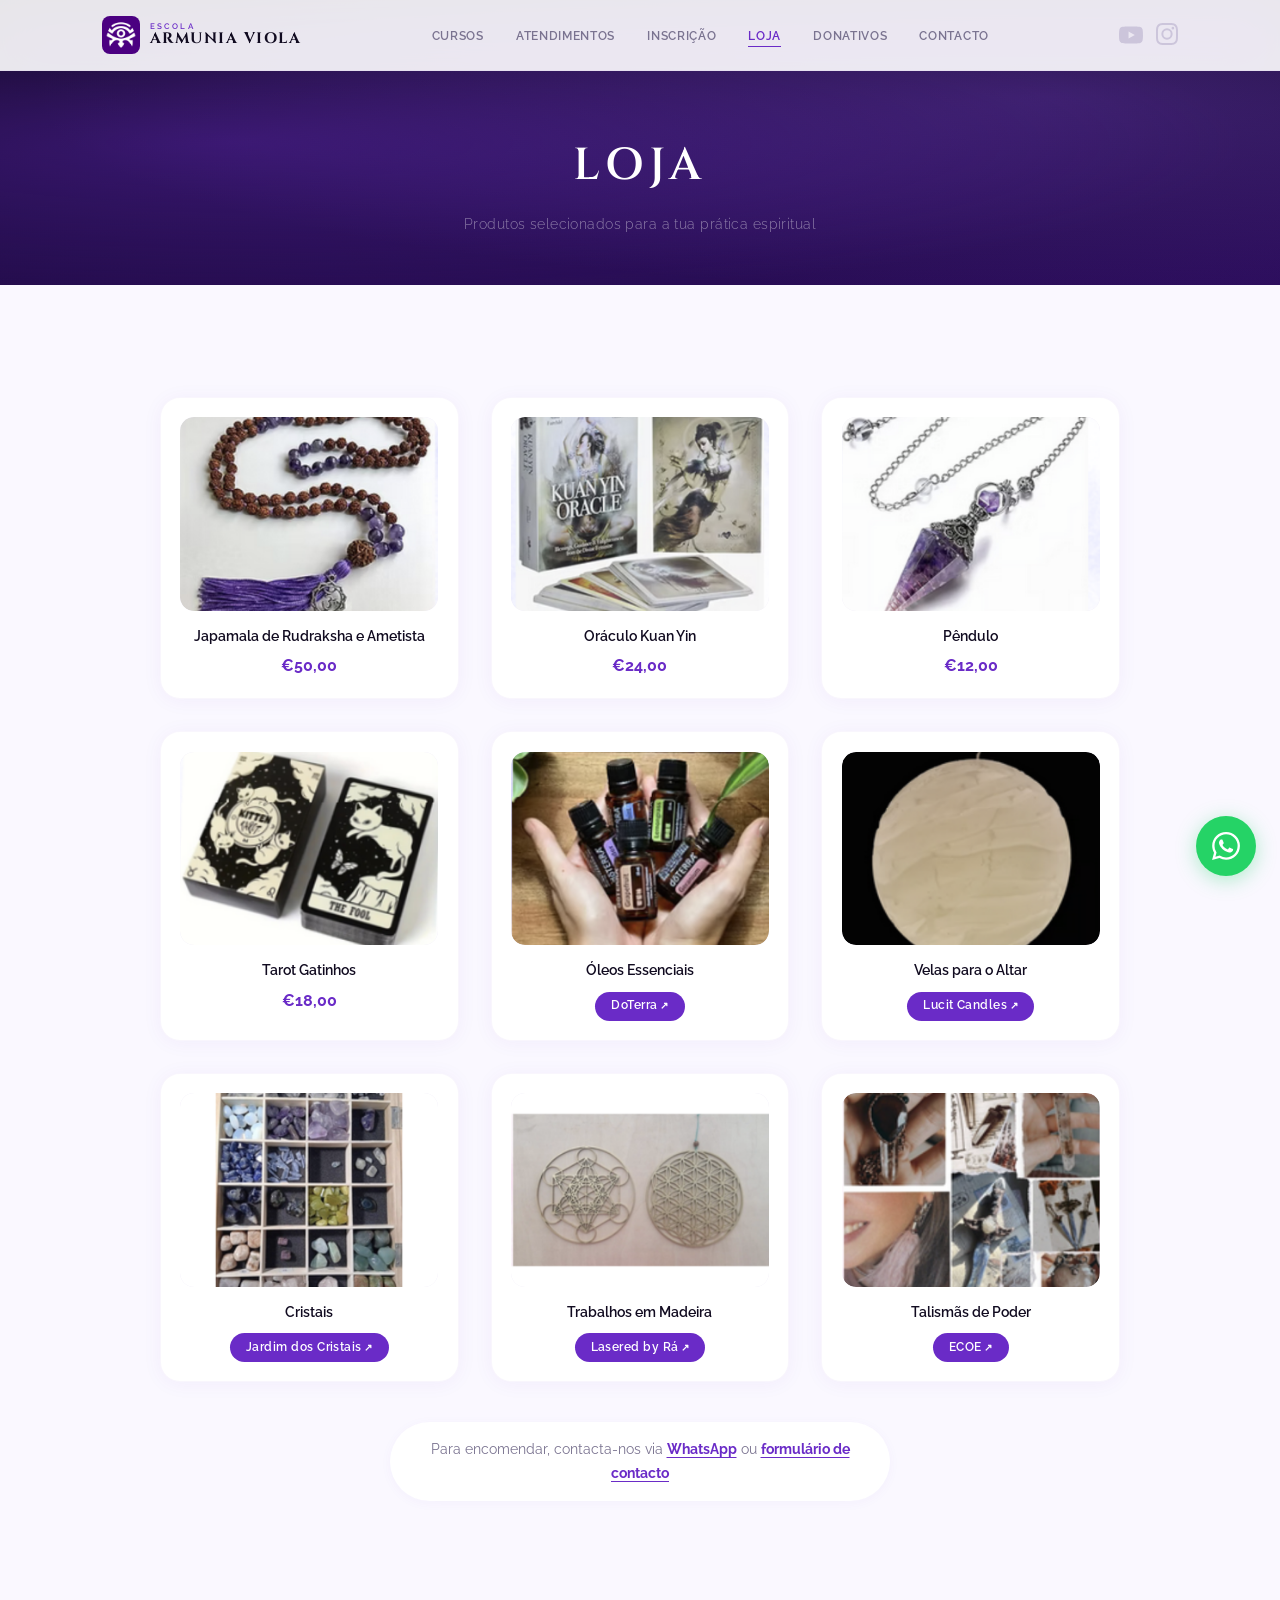
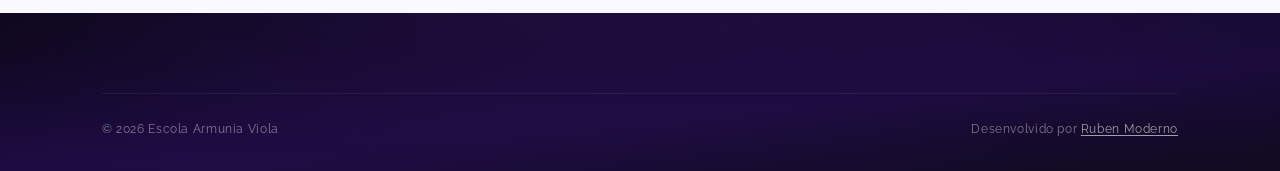
<file: loja.html>
<!DOCTYPE html>
<html lang="pt">
<head>
    <meta charset="UTF-8">
    <meta name="viewport" content="width=device-width, initial-scale=1.0">
    <title>Loja — Escola Armunia Viola</title>
    <meta name="description" content="Loja da Escola Armunia Viola — Japamalas, cristais, tarot, oráculos, óleos essenciais e mais.">
    <meta property="og:title" content="Loja — Escola Armunia Viola">
    <meta property="og:description" content="Japamalas, cristais, tarot, oráculos, óleos essenciais e mais.">
    <meta property="og:image" content="images/logo-gold.png">
    <meta property="og:type" content="website">
    <meta property="og:url" content="https://armuniaviola.pt/loja.html">
    <meta name="twitter:card" content="summary_large_image">
    <meta name="robots" content="index, follow">
    <meta name="author" content="Escola Armunia Viola">
    <meta name="theme-color" content="#6a2bc7">
    <link rel="icon" type="image/png" href="images/logo-gold.png">
    <link rel="canonical" href="https://armuniaviola.pt/loja.html">
    <link rel="preconnect" href="https://fonts.googleapis.com">
    <link rel="preconnect" href="https://fonts.gstatic.com" crossorigin>
    <link href="https://fonts.googleapis.com/css2?family=Cinzel:wght@400;500;600;700&family=Raleway:wght@300;400;500;600&display=swap" rel="stylesheet">
    <link rel="stylesheet" href="style.css">
</head>
<body>

    <!-- Navbar -->
    <nav class="navbar scrolled" id="navbar">
        <div class="nav-container">
            <a href="index.html#home" class="nav-logo">
                <img src="images/logo.jpg" alt="Armunia Viola" class="nav-logo-img">
                <div class="nav-logo-text">
                    <span class="nav-logo-prefix">escola</span>
                    <span class="nav-logo-name">ARMUNIA VIOLA</span>
                </div>
            </a>
            <button class="nav-toggle" id="navToggle" aria-label="Menu">
                <span></span><span></span><span></span>
            </button>
            <ul class="nav-menu" id="navMenu">
                <li><a href="index.html#cursos">Cursos</a></li>
                <li><a href="index.html#atendimentos">Atendimentos</a></li>
                <li><a href="index.html#inscricao">Inscrição</a></li>
                <li><a href="loja.html" class="nav-active">Loja</a></li>
                <li><a href="index.html#donativos">Donativos</a></li>
                <li><a href="index.html#contacto">Contacto</a></li>
            </ul>
            <div class="nav-social">
                <a href="https://youtube.com/@armuniaviola" target="_blank" rel="noopener" aria-label="YouTube">
                    <svg viewBox="0 0 24 24" fill="currentColor" width="24" height="24"><path d="M23.498 6.186a3.016 3.016 0 0 0-2.122-2.136C19.505 3.545 12 3.545 12 3.545s-7.505 0-9.377.505A3.017 3.017 0 0 0 .502 6.186C0 8.07 0 12 0 12s0 3.93.502 5.814a3.016 3.016 0 0 0 2.122 2.136c1.871.505 9.376.505 9.376.505s7.505 0 9.377-.505a3.015 3.015 0 0 0 2.122-2.136C24 15.93 24 12 24 12s0-3.93-.502-5.814zM9.545 15.568V8.432L15.818 12l-6.273 3.568z"/></svg>
                </a>
                <a href="https://instagram.com/armunia_viola/" target="_blank" rel="noopener" aria-label="Instagram">
                    <svg viewBox="0 0 24 24" fill="currentColor" width="22" height="22"><path d="M12 2.163c3.204 0 3.584.012 4.85.07 3.252.148 4.771 1.691 4.919 4.919.058 1.265.069 1.645.069 4.849 0 3.205-.012 3.584-.069 4.849-.149 3.225-1.664 4.771-4.919 4.919-1.266.058-1.644.07-4.85.07-3.204 0-3.584-.012-4.849-.07-3.26-.149-4.771-1.699-4.919-4.92-.058-1.265-.07-1.644-.07-4.849 0-3.204.013-3.583.07-4.849.149-3.227 1.664-4.771 4.919-4.919 1.266-.057 1.645-.069 4.849-.069zM12 0C8.741 0 8.333.014 7.053.072 2.695.272.273 2.69.073 7.052.014 8.333 0 8.741 0 12c0 3.259.014 3.668.072 4.948.2 4.358 2.618 6.78 6.98 6.98C8.333 23.986 8.741 24 12 24c3.259 0 3.668-.014 4.948-.072 4.354-.2 6.782-2.618 6.979-6.98.059-1.28.073-1.689.073-4.948 0-3.259-.014-3.667-.072-4.947-.196-4.354-2.617-6.78-6.979-6.98C15.668.014 15.259 0 12 0zm0 5.838a6.162 6.162 0 1 0 0 12.324 6.162 6.162 0 0 0 0-12.324zM12 16a4 4 0 1 1 0-8 4 4 0 0 1 0 8zm6.406-11.845a1.44 1.44 0 1 0 0 2.881 1.44 1.44 0 0 0 0-2.881z"/></svg>
                </a>
            </div>
        </div>
    </nav>

    <!-- Loja Header -->
    <section class="loja-hero">
        <div class="container">
            <h1 class="loja-hero-title">Loja</h1>
            <p class="loja-hero-sub">Produtos selecionados para a tua prática espiritual</p>
        </div>
    </section>

    <!-- Loja Products -->
    <section class="section section-light">
        <div class="container">
            <div class="loja-grid loja-grid-full">
                <a href="https://wa.me/351919217033?text=Olá! Tenho interesse na Japamala de Rudraksha e Ametista." target="_blank" rel="noopener" class="loja-item">
                    <div class="loja-visual">
                        <img src="images/products/japamala.png" alt="Japamala de Rudraksha e Ametista" loading="lazy" width="600" height="600">
                    </div>
                    <h4>Japamala de Rudraksha e Ametista</h4>
                    <span class="loja-price">&euro;50,00</span>
                </a>
                <a href="https://wa.me/351919217033?text=Olá! Tenho interesse no Oráculo Kuan Yin." target="_blank" rel="noopener" class="loja-item">
                    <div class="loja-visual">
                        <img src="images/products/oraculo.png" alt="Oráculo Kuan Yin" loading="lazy" width="600" height="600">
                    </div>
                    <h4>Oráculo Kuan Yin</h4>
                    <span class="loja-price">&euro;24,00</span>
                </a>
                <a href="https://wa.me/351919217033?text=Olá! Tenho interesse no Pêndulo." target="_blank" rel="noopener" class="loja-item">
                    <div class="loja-visual">
                        <img src="images/products/pendulo.png" alt="Pêndulo" loading="lazy" width="600" height="600">
                    </div>
                    <h4>Pêndulo</h4>
                    <span class="loja-price">&euro;12,00</span>
                </a>
                <a href="https://wa.me/351919217033?text=Olá! Tenho interesse no Tarot Gatinhos." target="_blank" rel="noopener" class="loja-item">
                    <div class="loja-visual">
                        <img src="images/products/tarot.png" alt="Tarot Gatinhos" loading="lazy" width="600" height="600">
                    </div>
                    <h4>Tarot Gatinhos</h4>
                    <span class="loja-price">&euro;18,00</span>
                </a>
                <a href="https://www.doterra.com/ME/pt_ME" target="_blank" rel="noopener" class="loja-item">
                    <div class="loja-visual">
                        <img src="images/products/oleos.png" alt="Óleos Essenciais DoTerra" loading="lazy" width="600" height="600">
                    </div>
                    <h4>Óleos Essenciais</h4>
                    <span class="loja-badge">DoTerra</span>
                </a>
                <a href="https://www.instagram.com/lucitcandles/" target="_blank" rel="noopener" class="loja-item">
                    <div class="loja-visual">
                        <img src="images/products/velas.png" alt="Velas para o Altar" loading="lazy" width="600" height="600">
                    </div>
                    <h4>Velas para o Altar</h4>
                    <span class="loja-badge">Lucit Candles</span>
                </a>
                <a href="https://www.facebook.com/jardimdoscristaiscoimbra" target="_blank" rel="noopener" class="loja-item">
                    <div class="loja-visual">
                        <img src="images/products/cristais.png" alt="Cristais" loading="lazy" width="600" height="600">
                    </div>
                    <h4>Cristais</h4>
                    <span class="loja-badge">Jardim dos Cristais</span>
                </a>
                <a href="https://www.instagram.com/anaraquel_byra/" target="_blank" rel="noopener" class="loja-item">
                    <div class="loja-visual">
                        <img src="images/products/madeira.png" alt="Trabalhos em Madeira" loading="lazy" width="600" height="600">
                    </div>
                    <h4>Trabalhos em Madeira</h4>
                    <span class="loja-badge">Lasered by Rá</span>
                </a>
                <a href="https://www.etsy.com/shop/ECrystalsOnEarth" target="_blank" rel="noopener" class="loja-item">
                    <div class="loja-visual">
                        <img src="images/products/talismas.png" alt="Talismãs de Poder" loading="lazy" width="600" height="600">
                    </div>
                    <h4>Talismãs de Poder</h4>
                    <span class="loja-badge">ECOE</span>
                </a>
            </div>
            <p class="loja-cta">Para encomendar, contacta-nos via <a href="https://wa.me/351919217033" target="_blank" rel="noopener">WhatsApp</a> ou <a href="index.html#contacto">formulário de contacto</a></p>
        </div>
    </section>

    <!-- Footer -->
    <footer class="footer">
        <div class="container">
            <div class="footer-bottom">
                <p>&copy; 2026 Escola Armunia Viola</p>
                <p class="footer-credit">Desenvolvido por <a href="https://rubenmoderno.xyz" target="_blank" rel="noopener">Ruben Moderno</a></p>
            </div>
        </div>
    </footer>

    <!-- Back to Top -->
    <button class="back-to-top" id="backToTop" aria-label="Voltar ao topo">
        <svg viewBox="0 0 24 24" fill="none" stroke="currentColor" stroke-width="2.5" width="20" height="20"><path d="M18 15l-6-6-6 6"/></svg>
    </button>

    <!-- Floating WhatsApp -->
    <a href="https://wa.me/351919217033" target="_blank" rel="noopener" class="wa-float" aria-label="WhatsApp">
        <svg viewBox="0 0 24 24" fill="#fff" width="28" height="28"><path d="M17.472 14.382c-.297-.149-1.758-.867-2.03-.967-.273-.099-.471-.148-.67.15-.197.297-.767.966-.94 1.164-.173.199-.347.223-.644.075-.297-.15-1.255-.463-2.39-1.475-.883-.788-1.48-1.761-1.653-2.059-.173-.297-.018-.458.13-.606.134-.133.298-.347.446-.52.149-.174.198-.298.298-.497.099-.198.05-.371-.025-.52-.075-.149-.669-1.612-.916-2.207-.242-.579-.487-.5-.669-.51-.173-.008-.371-.01-.57-.01-.198 0-.52.074-.792.372-.272.297-1.04 1.016-1.04 2.479 0 1.462 1.065 2.875 1.213 3.074.149.198 2.096 3.2 5.077 4.487.709.306 1.262.489 1.694.625.712.227 1.36.195 1.871.118.571-.085 1.758-.719 2.006-1.413.248-.694.248-1.289.173-1.413-.074-.124-.272-.198-.57-.347m-5.421 7.403h-.004a9.87 9.87 0 01-5.031-1.378l-.361-.214-3.741.982.998-3.648-.235-.374a9.86 9.86 0 01-1.51-5.26c.001-5.45 4.436-9.884 9.888-9.884 2.64 0 5.122 1.03 6.988 2.898a9.825 9.825 0 012.893 6.994c-.003 5.45-4.437 9.884-9.885 9.884m8.413-18.297A11.815 11.815 0 0012.05 0C5.495 0 .16 5.335.157 11.892c0 2.096.547 4.142 1.588 5.945L.057 24l6.305-1.654a11.882 11.882 0 005.683 1.448h.005c6.554 0 11.89-5.335 11.893-11.893a11.821 11.821 0 00-3.48-8.413z"/></svg>
    </a>

    <script src="script.js"></script>
</body>
</html>
</file>
<file: style.css>
/* ============================================
   ESCOLA ARMUNIA VIOLA — Premium v4
   ============================================ */

:root {
    --violet: #6a2bc7;
    --violet-dark: #5520a0;
    --violet-deeper: #2d0e5e;
    --violet-light: #8b52e0;
    --violet-glow: rgba(139, 82, 224, 0.5);
    --violet-pale: #ece0ff;
    --gold: #c9a84c;
    --gold-light: #e2c97a;
    --white: #ffffff;
    --off-white: #faf8ff;
    --gray-100: #f3f0fa;
    --gray-300: #ccc5db;
    --gray-500: #7a7390;
    --gray-700: #3e3654;
    --gray-900: #110b20;

    --font-display: 'Cinzel', serif;
    --font-body: 'Raleway', sans-serif;
    --ease: cubic-bezier(0.4, 0, 0.2, 1);
    --ease-out: cubic-bezier(0.0, 0, 0.2, 1);
    --ease-spring: cubic-bezier(0.34, 1.56, 0.64, 1);
}

*, *::before, *::after { margin: 0; padding: 0; box-sizing: border-box; }
html { scroll-behavior: smooth; }

body {
    font-family: var(--font-body);
    background: var(--white);
    color: var(--gray-700);
    line-height: 1.7;
    overflow-x: hidden;
    -webkit-font-smoothing: antialiased;
}

a { color: inherit; text-decoration: none; }
ul { list-style: none; }
.container { max-width: 1140px; margin: 0 auto; padding: 0 2rem; }

/* ==========================================
   NAVBAR
   ========================================== */
.navbar {
    position: fixed; top: 0; left: 0; right: 0; z-index: 1000;
    padding: 1rem 0;
    background: rgba(255,255,255,0.9);
    backdrop-filter: blur(24px) saturate(180%); -webkit-backdrop-filter: blur(24px) saturate(180%);
    border-bottom: 1px solid rgba(106,43,199,0.04);
    transition: all 0.4s var(--ease);
}
.navbar.scrolled {
    padding: 0.6rem 0;
    box-shadow: 0 1px 0 rgba(106,43,199,0.06), 0 4px 30px rgba(106,43,199,0.06);
}

.nav-container {
    max-width: 1140px; margin: 0 auto; padding: 0 2rem;
    display: flex; align-items: center; justify-content: space-between;
}

.nav-logo { display: flex; align-items: center; gap: 0.6rem; color: var(--gray-900); }
.nav-logo-img { width: 38px; height: 38px; object-fit: cover; border-radius: 8px; }
.nav-logo-text { display: flex; flex-direction: column; line-height: 1.1; }
.nav-logo-prefix { font-size: 0.5rem; letter-spacing: 0.3em; text-transform: uppercase; color: var(--violet); font-family: var(--font-body); font-weight: 600; }
.nav-logo-name { font-family: var(--font-display); font-size: 0.95rem; font-weight: 700; letter-spacing: 0.1em; }

.nav-menu { display: flex; gap: 2rem; align-items: center; }
.nav-menu a {
    font-size: 0.72rem; font-weight: 600; color: var(--gray-500);
    transition: 0.3s; letter-spacing: 0.06em; text-transform: uppercase;
    position: relative; padding-bottom: 2px;
}
.nav-menu a::after {
    content: ''; position: absolute; bottom: -2px; left: 0; width: 0; height: 1.5px;
    background: var(--violet); transition: width 0.3s var(--ease);
}
.nav-menu a:hover { color: var(--violet); }
.nav-menu a:hover::after { width: 100%; }

.nav-social { display: flex; gap: 0.8rem; }
.nav-social a { color: var(--gray-300); transition: 0.3s; display: flex; }
.nav-social a:hover { color: var(--violet); transform: scale(1.15); }

.nav-toggle { display: none; flex-direction: column; gap: 5px; background: none; border: none; cursor: pointer; }
.nav-toggle span { display: block; width: 22px; height: 2px; background: var(--gray-900); transition: 0.3s var(--ease); border-radius: 2px; }
.nav-toggle.active span:nth-child(1) { transform: rotate(45deg) translate(5px,5px); }
.nav-toggle.active span:nth-child(2) { opacity: 0; }
.nav-toggle.active span:nth-child(3) { transform: rotate(-45deg) translate(5px,-5px); }

/* Mobile overlay */
.nav-overlay {
    position: fixed; inset: 0;
    background: rgba(0,0,0,0.4);
    z-index: 999;
    opacity: 0; visibility: hidden;
    transition: opacity 0.3s var(--ease), visibility 0.3s;
    backdrop-filter: blur(4px); -webkit-backdrop-filter: blur(4px);
}
.nav-overlay.open { opacity: 1; visibility: visible; }

/* ==========================================
   HERO
   ========================================== */
.hero {
    min-height: 100vh;
    display: flex; align-items: center; justify-content: center;
    text-align: center;
    position: relative; overflow: hidden;
    background: linear-gradient(170deg, #0c0618 0%, #1a0a3a 30%, #2d0e5e 60%, #1a0a3a 100%);
}

/* Multi-layer aurora */
.hero::before {
    content: '';
    position: absolute; inset: -50%;
    background-image:
        radial-gradient(ellipse at 20% 50%, rgba(106,43,199,0.45) 0%, transparent 50%),
        radial-gradient(ellipse at 80% 40%, rgba(139,82,224,0.35) 0%, transparent 45%),
        radial-gradient(ellipse at 50% 90%, rgba(106,43,199,0.3) 0%, transparent 40%),
        radial-gradient(ellipse at 30% 10%, rgba(88,30,180,0.4) 0%, transparent 45%),
        radial-gradient(ellipse at 70% 70%, rgba(155,77,255,0.2) 0%, transparent 40%);
    animation: aurora 25s ease-in-out infinite alternate;
    z-index: 0;
}

@keyframes aurora {
    0% { transform: translate(0, 0) scale(1) rotate(0deg); }
    33% { transform: translate(-2%, 1%) scale(1.03) rotate(0.5deg); }
    66% { transform: translate(1%, -1.5%) scale(1.06) rotate(-0.3deg); }
    100% { transform: translate(2%, -2%) scale(1) rotate(0deg); }
}

/* Dense star field */
.hero::after {
    content: '';
    position: absolute; inset: 0;
    background-image:
        radial-gradient(1px 1px at 10% 20%, rgba(255,255,255,0.6), transparent),
        radial-gradient(1px 1px at 30% 65%, rgba(255,255,255,0.4), transparent),
        radial-gradient(1px 1px at 50% 10%, rgba(255,255,255,0.7), transparent),
        radial-gradient(1px 1px at 70% 40%, rgba(255,255,255,0.35), transparent),
        radial-gradient(1px 1px at 90% 70%, rgba(255,255,255,0.5), transparent),
        radial-gradient(1px 1px at 15% 80%, rgba(255,255,255,0.4), transparent),
        radial-gradient(1px 1px at 45% 45%, rgba(255,255,255,0.5), transparent),
        radial-gradient(1px 1px at 75% 15%, rgba(255,255,255,0.35), transparent),
        radial-gradient(1px 1px at 85% 85%, rgba(255,255,255,0.45), transparent),
        radial-gradient(1.5px 1.5px at 25% 35%, rgba(255,255,255,0.7), transparent),
        radial-gradient(1.5px 1.5px at 60% 75%, rgba(255,255,255,0.5), transparent),
        radial-gradient(1px 1px at 5% 55%, rgba(255,255,255,0.3), transparent),
        radial-gradient(1px 1px at 40% 90%, rgba(255,255,255,0.45), transparent),
        radial-gradient(1px 1px at 95% 30%, rgba(255,255,255,0.35), transparent),
        radial-gradient(2px 2px at 55% 55%, rgba(255,255,255,0.25), transparent),
        radial-gradient(1px 1px at 82% 12%, rgba(255,255,255,0.5), transparent),
        radial-gradient(1px 1px at 18% 48%, rgba(255,255,255,0.3), transparent),
        radial-gradient(1.5px 1.5px at 68% 92%, rgba(255,255,255,0.4), transparent),
        radial-gradient(1px 1px at 35% 8%, rgba(255,255,255,0.55), transparent),
        radial-gradient(1px 1px at 93% 52%, rgba(255,255,255,0.3), transparent);
    z-index: 0;
    animation: twinkle 8s ease-in-out infinite alternate;
}

@keyframes twinkle {
    0% { opacity: 0.7; }
    50% { opacity: 1; }
    100% { opacity: 0.8; }
}

.hero-particles {
    position: absolute; inset: 0; overflow: hidden; z-index: 1;
}

.hero-particle {
    position: absolute;
    background: rgba(255,255,255,0.6);
    border-radius: 50%;
    animation: particle-float linear infinite;
    box-shadow: 0 0 6px rgba(255,255,255,0.3);
}

@keyframes particle-float {
    0% { transform: translateY(100vh) scale(0); opacity: 0; }
    10% { opacity: 1; }
    90% { opacity: 0.6; }
    100% { transform: translateY(-10vh) scale(1); opacity: 0; }
}

.hero-glow {
    position: absolute;
    width: 900px; height: 900px;
    top: 50%; left: 50%;
    transform: translate(-50%, -50%);
    background: radial-gradient(circle, rgba(106,43,199,0.25) 0%, rgba(139,82,224,0.1) 30%, transparent 60%);
    border-radius: 50%;
    animation: glow-pulse 10s ease-in-out infinite;
    z-index: 1;
}

@keyframes glow-pulse {
    0%, 100% { transform: translate(-50%,-50%) scale(1); opacity: 0.4; }
    50% { transform: translate(-50%,-50%) scale(1.25); opacity: 0.9; }
}

.hero-geometry {
    position: absolute;
    top: 50%; left: 50%;
    width: min(85vw, 680px); height: min(85vw, 680px);
    z-index: 1;
    opacity: 0;
    animation: geo-spin 180s linear infinite, fadeIn 4s 0.5s forwards;
    filter: drop-shadow(0 0 8px rgba(139,82,224,0.15));
}

@keyframes geo-spin {
    from { transform: translate(-50%, -50%) rotate(0deg); }
    to { transform: translate(-50%, -50%) rotate(360deg); }
}

.hero-content {
    position: relative; z-index: 2;
    padding: 2.5rem 2rem 0; max-width: 750px;
}

.hero-eye {
    margin-bottom: 0.3rem;
    opacity: 0; animation: fadeInScale 1.4s 0.3s forwards;
    filter: drop-shadow(0 0 30px rgba(139,82,224,0.25));
}
.hero-logo-img {
    width: 160px; height: auto;
    object-fit: contain;
}
.footer-logo-img {
    width: 52px; height: 52px;
    object-fit: cover;
    border-radius: 10px;
}

@keyframes fadeInScale {
    from { opacity: 0; transform: translateY(20px) scale(0.9); }
    to { opacity: 1; transform: translateY(0) scale(1); }
}

.hero-label {
    font-size: 0.8rem; font-weight: 600;
    letter-spacing: 0.5em; text-transform: uppercase;
    color: rgba(255,255,255,0.4);
    margin-bottom: 0.3rem;
    opacity: 0; animation: fadeIn 1s 0.5s forwards;
}

.hero-title {
    font-family: var(--font-display);
    font-size: clamp(2.8rem, 7vw, 5.2rem);
    font-weight: 600; line-height: 1.1;
    color: var(--white);
    letter-spacing: 0.18em;
    margin-bottom: 1rem;
    text-shadow: 0 0 80px rgba(139,82,224,0.35), 0 2px 4px rgba(0,0,0,0.3);
    opacity: 0; animation: fadeIn 1.2s 0.7s forwards;
}

.hero-divider {
    display: flex; align-items: center; gap: 1rem;
    justify-content: center;
    margin-bottom: 0.8rem;
    opacity: 0; animation: fadeIn 1s 0.9s forwards;
}
.hero-divider span { width: 60px; height: 1px; background: linear-gradient(90deg, transparent, rgba(255,255,255,0.4)); }
.hero-divider span:last-child { background: linear-gradient(90deg, rgba(255,255,255,0.4), transparent); }
.divider-logo { width: 36px; height: auto; opacity: 0.8; }

.hero-motto {
    font-family: var(--font-display);
    font-size: 1.05rem;
    color: var(--gold-light);
    letter-spacing: 0.14em;
    margin-bottom: 1.75rem;
    text-shadow: 0 0 40px rgba(201,168,76,0.25);
    opacity: 0; animation: fadeIn 1s 1.05s forwards;
}

.hero-desc {
    font-size: 0.9rem; font-weight: 300;
    color: rgba(255,255,255,0.65);
    line-height: 1.8;
    margin-bottom: 1.5rem;
    max-width: 540px; margin-left: auto; margin-right: auto;
    opacity: 0; animation: fadeIn 1s 1.2s forwards;
}

.hero-actions {
    display: flex; gap: 1rem;
    justify-content: center; flex-wrap: wrap;
    opacity: 0; animation: fadeIn 1s 1.35s forwards;
}

.hero-scroll {
    position: absolute; bottom: 2.5rem;
    left: 50%; transform: translateX(-50%);
    z-index: 2;
    opacity: 0; animation: fadeIn 1s 2s forwards;
}
.scroll-line {
    width: 1px; height: 45px;
    background: linear-gradient(to bottom, rgba(255,255,255,0.4), transparent);
    animation: scroll-pulse 2.5s ease-in-out infinite;
}
@keyframes scroll-pulse {
    0%,100% { opacity: 0.15; transform: scaleY(0.5); }
    50% { opacity: 1; transform: scaleY(1); }
}

@keyframes fadeIn {
    from { opacity: 0; transform: translateY(18px); }
    to { opacity: 1; transform: translateY(0); }
}

/* ====== Buttons ====== */
.btn {
    display: inline-flex; align-items: center; justify-content: center;
    padding: 0.85rem 2.5rem; border-radius: 100px;
    font-size: 0.78rem; font-weight: 600;
    font-family: var(--font-body);
    letter-spacing: 0.08em; text-transform: uppercase;
    transition: all 0.35s var(--ease);
    cursor: pointer; border: none;
    position: relative; overflow: hidden;
}
.btn::before {
    content: ''; position: absolute; inset: 0; border-radius: 100px;
    background: linear-gradient(135deg, rgba(255,255,255,0.15), transparent);
    opacity: 0; transition: 0.35s;
}
.btn:hover::before { opacity: 1; }

.btn-glow {
    background: var(--white); color: var(--violet-dark);
    box-shadow: 0 0 50px rgba(255,255,255,0.08), 0 2px 12px rgba(0,0,0,0.08);
}
.btn-glow:hover { transform: translateY(-3px); box-shadow: 0 0 70px rgba(255,255,255,0.15), 0 10px 40px rgba(0,0,0,0.12); }

.btn-ghost {
    background: rgba(255,255,255,0.05); color: rgba(255,255,255,0.85);
    border: 1px solid rgba(255,255,255,0.12); backdrop-filter: blur(6px);
}
.btn-ghost:hover { background: rgba(255,255,255,0.1); border-color: rgba(255,255,255,0.25); color: var(--white); transform: translateY(-3px); }

.btn-primary { background: var(--violet); color: var(--white); }
.btn-primary:hover { background: var(--violet-dark); transform: translateY(-2px); box-shadow: 0 6px 25px rgba(106,43,199,0.35); }

.btn-outline-light { background: transparent; color: var(--white); border: 1px solid rgba(255,255,255,0.2); border-radius: 100px; }
.btn-outline-light:hover { background: rgba(255,255,255,0.08); }

/* ==========================================
   SECTIONS COMMON
   ========================================== */
.section { padding: 7rem 0; }

.section-light {
    background: var(--off-white);
    position: relative;
}

.section-violet {
    background: linear-gradient(175deg, #0c0618, #1a0a3a 50%, #130828);
    position: relative; overflow: hidden;
}

/* Violet aurora in services bg */
.section-violet::before {
    content: '';
    position: absolute; inset: -30%;
    background:
        radial-gradient(ellipse at 25% 40%, rgba(106,43,199,0.4), transparent 50%),
        radial-gradient(ellipse at 75% 60%, rgba(139,82,224,0.3), transparent 50%),
        radial-gradient(ellipse at 50% 20%, rgba(88,30,180,0.2), transparent 40%);
    z-index: 0;
    animation: aurora 30s ease-in-out infinite alternate;
}

.section-violet > .container { position: relative; z-index: 1; }

.section-head { text-align: center; margin-bottom: 3.5rem; }

.bar-title {
    font-family: var(--font-display);
    font-size: 2.2rem; font-weight: 600;
    color: var(--violet);
    display: inline-block;
    letter-spacing: 0.08em;
    text-transform: uppercase;
    position: relative;
    padding-bottom: 0.8rem;
}
.bar-title::after {
    content: '';
    position: absolute;
    bottom: 0; left: 50%; transform: translateX(-50%);
    width: 60px; height: 3px;
    background: linear-gradient(90deg, transparent, var(--violet), transparent);
    border-radius: 2px;
}

.bar-light {
    color: var(--white);
}
.bar-light::after {
    background: linear-gradient(90deg, transparent, rgba(255,255,255,0.5), transparent);
}
.bar-sub { font-size: 0.85rem; color: var(--gray-500); margin-top: 0.75rem; font-weight: 400; letter-spacing: 0.02em; }

/* ==========================================
   COURSES — GRID
   ========================================== */
.section:first-of-type { padding-bottom: 5rem; }

.courses-grid {
    display: grid;
    grid-template-columns: repeat(3, 1fr);
    gap: 1.8rem;
    max-width: 960px;
    margin: 0 auto;
}

.courses-grid .c-card:last-child {
    grid-column: 2;
}

.c-card {
    display: flex; flex-direction: column; align-items: center;
    text-align: center;
    border-radius: 20px;
    padding: 2.5rem 1.5rem 2rem;
    cursor: pointer;
    position: relative;
    overflow: hidden;
    background: var(--white);
    border: 1px solid rgba(106,43,199,0.1);
    box-shadow: 0 4px 20px rgba(106,43,199,0.06);
    transition: transform 0.4s var(--ease), box-shadow 0.4s var(--ease), border-color 0.4s;
}
.c-card:hover {
    transform: translateY(-8px);
    box-shadow: 0 20px 50px rgba(106,43,199,0.15), 0 0 60px rgba(139,82,224,0.08);
    border-color: rgba(106,43,199,0.25);
}

/* Subtle glow — one card at a time */
@keyframes cardGlow {
    0%, 10%, 100% { box-shadow: 0 4px 20px rgba(106,43,199,0.06); }
    5% { box-shadow: 0 8px 35px rgba(106,43,199,0.14), 0 0 50px rgba(139,82,224,0.06); }
}
.c-card:nth-child(1) { animation: cardGlow 14s ease-in-out infinite 0s; }
.c-card:nth-child(2) { animation: cardGlow 14s ease-in-out infinite 2s; }
.c-card:nth-child(3) { animation: cardGlow 14s ease-in-out infinite 4s; }
.c-card:nth-child(4) { animation: cardGlow 14s ease-in-out infinite 6s; }
.c-card:nth-child(5) { animation: cardGlow 14s ease-in-out infinite 8s; }
.c-card:nth-child(6) { animation: cardGlow 14s ease-in-out infinite 10s; }
.c-card:nth-child(7) { animation: cardGlow 14s ease-in-out infinite 12s; }
.c-card:hover { animation: none; }

/* Shimmer — subtle violet sweep, one at a time */
.c-card::after {
    content: '';
    position: absolute; inset: 0;
    background: linear-gradient(105deg, transparent 40%, rgba(106,43,199,0.04) 47%, rgba(106,43,199,0.07) 50%, rgba(106,43,199,0.04) 53%, transparent 60%);
    background-size: 300% 100%;
    border-radius: 20px;
    pointer-events: none;
    background-position: 200% center;
    animation: shimmer 28s ease-in-out infinite;
}
.c-card:nth-child(1)::after { animation-delay: 0s; }
.c-card:nth-child(2)::after { animation-delay: 4s; }
.c-card:nth-child(3)::after { animation-delay: 8s; }
.c-card:nth-child(4)::after { animation-delay: 12s; }
.c-card:nth-child(5)::after { animation-delay: 16s; }
.c-card:nth-child(6)::after { animation-delay: 20s; }
.c-card:nth-child(7)::after { animation-delay: 24s; }
@keyframes shimmer {
    0%, 100% { background-position: 200% center; }
    3% { background-position: 100% center; }
    7% { background-position: -50% center; }
    10%, 100% { background-position: -50% center; }
}

.c-icon {
    width: 90px; height: 90px;
    color: var(--violet);
    margin-bottom: 1.4rem;
    filter: drop-shadow(0 0 12px rgba(106,43,199,0.2));
    transition: 0.5s var(--ease);
}
.c-card:hover .c-icon {
    color: var(--violet-dark);
    filter: drop-shadow(0 0 20px rgba(106,43,199,0.35));
    transform: scale(1.12) rotate(3deg);
}

.c-name {
    font-family: var(--font-display);
    font-size: 1.25rem;
    font-weight: 600;
    color: var(--gray-900);
    letter-spacing: 0.03em;
    margin-bottom: 0.5rem;
    transition: color 0.3s;
}
.c-card:hover .c-name { color: var(--violet); }

.c-desc {
    font-size: 0.9rem;
    color: var(--gray-500);
    line-height: 1.5;
    font-weight: 400;
}

.c-cta {
    font-size: 0.75rem; font-weight: 600;
    color: var(--violet);
    letter-spacing: 0.05em; text-transform: uppercase;
    margin-top: 1rem;
    opacity: 0; transform: translateY(6px);
    transition: 0.35s var(--ease);
}
.c-card:hover .c-cta { opacity: 1; transform: translateY(0); }

/* ==========================================
   SERVICES
   ========================================== */
.srv-grid {
    display: flex;
    flex-wrap: wrap;
    justify-content: center;
    gap: 1.5rem;
    max-width: 900px; margin: 0 auto;
}

.srv-card {
    background: rgba(255,255,255,0.04);
    border: 1px solid rgba(255,255,255,0.07);
    border-radius: 20px;
    padding: 2.5rem 1.8rem;
    text-align: center;
    transition: 0.5s var(--ease);
    backdrop-filter: blur(12px);
    position: relative;
    overflow: hidden;
    width: calc((100% - 3rem) / 3);
}

/* Glowing top border */
.srv-card::before {
    content: '';
    position: absolute; top: 0; left: 20%; right: 20%;
    height: 1px;
    background: linear-gradient(90deg, transparent, var(--violet-light), transparent);
    opacity: 0; transition: 0.5s;
}

/* Inner glow on hover */
.srv-card::after {
    content: '';
    position: absolute; top: -50%; left: -50%; right: -50%; bottom: -50%;
    background: radial-gradient(circle at 50% 0%, rgba(139,82,224,0.08), transparent 50%);
    opacity: 0; transition: 0.5s;
    z-index: 0;
}

.srv-card:hover {
    background: rgba(255,255,255,0.07);
    transform: translateY(-8px);
    border-color: rgba(255,255,255,0.12);
    box-shadow: 0 25px 60px rgba(0,0,0,0.25), 0 0 40px rgba(106,43,199,0.08);
}

.srv-card:hover::before { opacity: 1; left: 10%; right: 10%; }
.srv-card:hover::after { opacity: 1; }

.srv-icon {
    color: rgba(255,255,255,0.6); margin-bottom: 1.5rem;
    transition: 0.5s; position: relative; z-index: 1;
}
.srv-icon svg {
    width: 72px; height: 72px;
    filter: drop-shadow(0 0 12px rgba(255,255,255,0.15));
}
.srv-card:hover .srv-icon {
    color: var(--violet-light);
    transform: scale(1.1);
}
.srv-card:hover .srv-icon svg {
    filter: drop-shadow(0 0 20px rgba(139,82,224,0.4));
}

.srv-card h3 {
    font-family: var(--font-display);
    font-size: 1.05rem; font-weight: 600;
    color: var(--white);
    margin-bottom: 0.7rem;
    letter-spacing: 0.04em;
    position: relative; z-index: 1;
}

.srv-card p {
    font-size: 0.8rem; font-weight: 300;
    color: rgba(255,255,255,0.4);
    line-height: 1.85;
    position: relative; z-index: 1;
}

.srv-cta {
    font-size: 0.72rem; font-weight: 600;
    color: var(--violet-light);
    letter-spacing: 0.05em; text-transform: uppercase;
    margin-top: 1rem;
    display: inline-block;
    opacity: 0; transform: translateY(6px);
    transition: 0.35s var(--ease);
    position: relative; z-index: 1;
}
.srv-card:hover .srv-cta { opacity: 1; transform: translateY(0); }

/* ==========================================
   INSCRIÇÃO
   ========================================== */
#inscricao { background: var(--white); }

.insc-grid {
    display: grid;
    grid-template-columns: 1.2fr 0.8fr;
    gap: 3rem;
    max-width: 900px; margin: 0 auto;
    align-items: start;
}

.insc-highlight {
    font-size: 1.05rem; font-weight: 500;
    color: var(--gray-900);
    margin-bottom: 1.5rem;
    padding-bottom: 1.5rem;
    border-bottom: 2px solid var(--violet-pale);
    line-height: 1.8;
}

.insc-steps { padding-left: 1.2rem; }
.insc-steps li {
    font-size: 0.88rem; color: var(--gray-500);
    margin-bottom: 0.9rem; line-height: 1.85;
    font-weight: 300;
}
.insc-steps li::marker { color: var(--violet); font-weight: 700; }

.insc-contact-card {
    background: linear-gradient(145deg, var(--off-white), var(--gray-100));
    border-radius: 20px;
    padding: 2.2rem;
    border: 1px solid rgba(106,43,199,0.06);
    box-shadow: 0 8px 30px rgba(106,43,199,0.04);
    position: relative; overflow: hidden;
}

/* Subtle violet accent at top of card */
.insc-contact-card::before {
    content: ''; position: absolute; top: 0; left: 0; right: 0; height: 3px;
    background: linear-gradient(90deg, var(--violet), var(--violet-light));
    border-radius: 20px 20px 0 0;
}

.insc-contact-card h3 {
    font-family: var(--font-display);
    font-size: 0.85rem; font-weight: 700;
    color: var(--gray-900);
    margin-bottom: 1.25rem;
    letter-spacing: 0.08em;
    text-transform: uppercase;
}

.insc-link {
    display: flex; align-items: center; gap: 0.85rem;
    padding: 0.85rem 0;
    border-bottom: 1px solid rgba(106,43,199,0.06);
    font-size: 0.85rem; color: var(--gray-700); font-weight: 400;
    transition: 0.3s var(--ease);
}
.insc-link:last-child { border-bottom: none; }
.insc-link:hover { color: var(--violet); transform: translateX(6px); }
.insc-link svg { flex-shrink: 0; }

/* ==========================================
   LOJA
   ========================================== */
.loja-grid {
    display: grid;
    grid-template-columns: repeat(3, 1fr);
    gap: 2rem;
    max-width: 900px; margin: 0 auto 2.5rem;
}

.loja-item {
    text-align: center;
    background: var(--white);
    border-radius: 20px;
    padding: 1.2rem;
    box-shadow: 0 2px 20px rgba(106,43,199,0.05);
    transition: 0.4s var(--ease);
    border: 1px solid rgba(106,43,199,0.04);
}
.loja-item:hover {
    transform: translateY(-8px);
    box-shadow: 0 16px 45px rgba(106,43,199,0.12);
    border-color: rgba(106,43,199,0.1);
}

.loja-visual {
    aspect-ratio: 4/3; border-radius: 14px;
    margin-bottom: 1rem;
    overflow: hidden;
    position: relative;
    background: var(--gray-100);
}

.loja-visual img {
    width: 100%; height: 100%;
    object-fit: cover;
    border-radius: 14px;
    transition: transform 0.5s var(--ease);
}

.loja-item:hover .loja-visual img { transform: scale(1.08); }

.loja-item h4 {
    font-size: 0.88rem; font-weight: 600;
    color: var(--gray-900);
    margin-bottom: 0.35rem;
    line-height: 1.3;
}
.loja-price {
    font-size: 1rem; font-weight: 700; color: var(--violet);
    display: inline-block; margin-top: 0.1rem;
    text-decoration: none;
}

.loja-badge {
    display: inline-block; margin-top: 0.4rem;
    padding: 0.3rem 1rem;
    background: var(--violet);
    color: var(--white);
    font-size: 0.72rem; font-weight: 600;
    letter-spacing: 0.04em;
    border-radius: 100px;
    text-decoration: none;
    transition: 0.3s var(--ease);
}
.loja-item:hover .loja-badge {
    background: var(--violet-dark);
    transform: scale(1.05);
}

/* Loja CTA links */
.loja-cta a { text-decoration-color: rgba(106,43,199,0.3); }

/* Loja page hero */
.loja-hero {
    padding: 8rem 0 3rem;
    text-align: center;
    background: linear-gradient(175deg, #0c0618, #1a0a3a 50%, #2d0e5e);
    position: relative; overflow: hidden;
}
.loja-hero::before {
    content: '';
    position: absolute; inset: -30%;
    background:
        radial-gradient(ellipse at 30% 50%, rgba(106,43,199,0.4), transparent 50%),
        radial-gradient(ellipse at 70% 40%, rgba(139,82,224,0.3), transparent 50%);
    z-index: 0;
}
.loja-hero .container { position: relative; z-index: 1; }
.loja-hero-title {
    font-family: var(--font-display);
    font-size: 2.8rem; font-weight: 600;
    color: var(--white);
    letter-spacing: 0.12em; text-transform: uppercase;
    margin-bottom: 0.5rem;
}
.loja-hero-sub {
    font-size: 0.9rem; font-weight: 300;
    color: rgba(255,255,255,0.45);
    letter-spacing: 0.03em;
}

/* Loja full grid (shop page) */
.loja-grid-full {
    grid-template-columns: repeat(3, 1fr);
    max-width: 960px;
}

/* Nav active link */
.nav-active { color: var(--violet) !important; }
.nav-active::after { width: 100% !important; }

/* Loja actions (main page) */
.loja-actions { text-align: center; }
.loja-actions .btn { margin-bottom: 1rem; }

.loja-cta {
    text-align: center; font-size: 0.85rem; color: var(--gray-500);
    padding: 1rem 2rem;
    background: var(--white);
    border-radius: 100px;
    display: block;
    box-shadow: 0 2px 12px rgba(106,43,199,0.04);
    max-width: 500px;
    margin: 0 auto;
}
.loja-cta a { color: var(--violet); font-weight: 700; text-decoration: underline; text-underline-offset: 3px; }

/* ==========================================
   CONTACTO / FORM
   ========================================== */
.contact-wrapper {
    max-width: 620px; margin: 0 auto;
}

.contact-form {
    background: var(--white);
    border: 1px solid rgba(106,43,199,0.06);
    border-radius: 20px;
    padding: 2.5rem;
    box-shadow: 0 8px 30px rgba(106,43,199,0.04);
    position: relative; overflow: hidden;
}
.contact-form::before {
    content: ''; position: absolute; top: 0; left: 0; right: 0; height: 3px;
    background: linear-gradient(90deg, var(--violet), var(--violet-light));
    border-radius: 20px 20px 0 0;
}

.contact-form-intro {
    font-size: 0.95rem; color: var(--gray-500);
    line-height: 1.85; font-weight: 300;
    text-align: center;
    margin-bottom: 2rem;
}

.form-row {
    display: grid;
    grid-template-columns: 1fr 1fr;
    gap: 1rem;
}

.form-group { margin-bottom: 1.2rem; }
.form-group label {
    display: block;
    font-size: 0.75rem; font-weight: 600;
    color: var(--gray-700);
    letter-spacing: 0.04em; text-transform: uppercase;
    margin-bottom: 0.4rem;
}

.form-group input,
.form-group select,
.form-group textarea {
    width: 100%;
    padding: 0.75rem 1rem;
    border: 1px solid var(--gray-300);
    border-radius: 10px;
    font-family: var(--font-body);
    font-size: 0.88rem; color: var(--gray-900);
    background: var(--off-white);
    transition: border-color 0.3s, box-shadow 0.3s;
    outline: none;
}
.form-group input:focus,
.form-group select:focus,
.form-group textarea:focus {
    border-color: var(--violet);
    box-shadow: 0 0 0 3px rgba(106,43,199,0.1);
}
.form-group input::placeholder,
.form-group textarea::placeholder {
    color: var(--gray-300); font-weight: 300;
}
.form-group textarea { resize: vertical; min-height: 100px; }
.form-group select { cursor: pointer; }

/* Subject toggle chips */
.subject-toggles {
    display: flex; flex-wrap: wrap; gap: 0.5rem;
}
.subject-toggles input[type="radio"] {
    position: absolute; opacity: 0; width: 0; height: 0; pointer-events: none;
}
.subject-chip {
    display: inline-flex; align-items: center; justify-content: center;
    padding: 0.55rem 1.2rem;
    border: 1px solid var(--gray-300);
    border-radius: 100px;
    font-size: 0.8rem; font-weight: 500;
    color: var(--gray-500);
    cursor: pointer;
    transition: all 0.25s var(--ease);
    text-transform: none;
    letter-spacing: 0;
    margin-bottom: 0;
}
.subject-chip:hover {
    border-color: var(--violet-light);
    color: var(--violet);
    background: rgba(106,43,199,0.04);
}
.subject-toggles input[type="radio"]:checked + .subject-chip {
    background: var(--violet);
    color: var(--white);
    border-color: var(--violet);
    box-shadow: 0 4px 14px rgba(106,43,199,0.25);
}
.subject-toggles input[type="radio"]:focus-visible + .subject-chip {
    outline: 2px solid var(--violet);
    outline-offset: 2px;
}

.btn-form { width: 100%; margin-top: 0.5rem; }

.form-success {
    text-align: center; padding: 2rem;
    color: var(--violet); font-weight: 600;
    font-size: 1rem;
}

/* Alternative contact — below form */
.contact-alt {
    text-align: center;
    margin-top: 1.8rem;
    padding-top: 1.5rem;
}
.contact-alt-label {
    font-size: 0.78rem; font-weight: 500;
    color: var(--gray-300);
    letter-spacing: 0.03em;
    display: block;
    margin-bottom: 0.8rem;
}
.contact-alt-links {
    display: flex;
    align-items: center;
    justify-content: center;
    gap: 1.2rem;
}
.contact-alt-link {
    display: inline-flex; align-items: center; gap: 0.5rem;
    font-size: 0.85rem; font-weight: 500;
    color: var(--gray-500);
    transition: 0.3s var(--ease);
}
.contact-alt-link:hover { color: var(--violet); }
.contact-alt-link svg { flex-shrink: 0; }
.contact-alt-sep {
    width: 1px; height: 18px;
    background: var(--gray-300);
    opacity: 0.5;
}

@media (max-width: 768px) {
    .form-row { grid-template-columns: 1fr; }
}

/* ==========================================
   DONATIVOS
   ========================================== */
#donativos {
    background: var(--white);
    position: relative;
}

.don-content {
    max-width: 620px; margin: 0 auto; text-align: center;
}
.don-content p {
    font-size: 0.92rem; color: var(--gray-500);
    margin-bottom: 1.2rem; line-height: 1.9; font-weight: 300;
}
.don-box {
    display: inline-flex; align-items: center; gap: 1.2rem;
    background: linear-gradient(135deg, var(--off-white), var(--gray-100));
    border: 1px solid rgba(106,43,199,0.08);
    border-radius: 100px;
    padding: 1rem 3rem;
    margin-top: 1.5rem;
    box-shadow: 0 4px 20px rgba(106,43,199,0.04);
    transition: 0.3s var(--ease);
}
.don-box:hover { box-shadow: 0 8px 30px rgba(106,43,199,0.08); transform: translateY(-2px); }
.don-mbway { height: 32px; width: auto; }
.don-number { font-size: 1.2rem; font-weight: 700; color: var(--gray-900); letter-spacing: 0.08em; }

/* ==========================================
   FOOTER
   ========================================== */
.footer {
    background: linear-gradient(175deg, #0c0618, #1a0a3a 60%, #110b20);
    position: relative; overflow: hidden;
    padding: 5rem 0 2rem; color: var(--white);
}

.footer::before {
    content: '';
    position: absolute; inset: -30%;
    background:
        radial-gradient(ellipse at 50% 0%, rgba(106,43,199,0.2), transparent 55%),
        radial-gradient(ellipse at 30% 80%, rgba(88,30,180,0.1), transparent 40%);
    z-index: 0;
}

.footer > .container { position: relative; z-index: 1; }

/* Footer top — brand + columns */
.footer-top {
    display: grid;
    grid-template-columns: 1fr 2fr;
    gap: 4rem;
    margin-bottom: 3rem;
}

.footer-brand { display: flex; flex-direction: column; align-items: flex-start; gap: 0.8rem; }
.footer-eye { opacity: 0.7; }
.footer-name {
    font-family: var(--font-display);
    font-size: 1.3rem; font-weight: 600;
    color: var(--white); letter-spacing: 0.08em;
}
.footer-tagline {
    font-size: 0.78rem; font-weight: 300; font-style: italic;
    color: rgba(255,255,255,0.35); letter-spacing: 0.03em;
}

.footer-cols {
    display: grid;
    grid-template-columns: 1fr 1fr;
    gap: 3rem;
}

.footer-col-title {
    font-family: var(--font-display);
    font-size: 0.85rem; font-weight: 600;
    color: rgba(255,255,255,0.7);
    letter-spacing: 0.08em; text-transform: uppercase;
    margin-bottom: 1.2rem;
    padding-bottom: 0.6rem;
    border-bottom: 1px solid rgba(255,255,255,0.08);
}

.ct-item {
    display: flex; align-items: center; gap: 0.7rem;
    color: rgba(255,255,255,0.4); font-size: 0.88rem; font-weight: 400;
    transition: 0.3s var(--ease); letter-spacing: 0.01em;
    padding: 0.35rem 0;
}
.ct-item:hover {
    color: var(--white);
    transform: translateX(4px);
}
.ct-item svg { flex-shrink: 0; opacity: 0.5; transition: 0.3s; }
.ct-item:hover svg { opacity: 1; }

/* Social icons — inside contact column */
.footer-social {
    display: flex;
    gap: 0.8rem;
    margin-top: 1rem;
}

.social-link {
    display: flex; align-items: center; justify-content: center;
    width: 42px; height: 42px;
    border-radius: 50%;
    background: rgba(255,255,255,0.05);
    border: 1px solid rgba(255,255,255,0.08);
    color: rgba(255,255,255,0.4);
    transition: 0.4s var(--ease);
}
.social-link:hover {
    background: rgba(106,43,199,0.3);
    border-color: rgba(139,82,224,0.4);
    color: var(--white);
    transform: translateY(-3px);
    box-shadow: 0 8px 25px rgba(106,43,199,0.3);
}

.footer-bottom {
    display: flex;
    justify-content: space-between;
    align-items: center;
    padding-top: 1.5rem;
    border-top: 1px solid rgba(255,255,255,0.06);
}
.footer-bottom p { font-size: 0.78rem; color: rgba(255,255,255,0.45); letter-spacing: 0.05em; }
.footer-credit a {
    color: rgba(255,255,255,0.6);
    text-decoration: underline;
    text-underline-offset: 2px;
    transition: color 0.3s;
}
.footer-credit a:hover { color: var(--violet-light); }

/* ==========================================
   FLOATING WHATSAPP
   ========================================== */
.wa-float {
    position: fixed; bottom: 1.5rem; right: 1.5rem;
    width: 60px; height: 60px;
    background: #25D366; border-radius: 50%;
    display: flex; align-items: center; justify-content: center;
    box-shadow: 0 4px 20px rgba(37,211,102,0.35), 0 0 0 0 rgba(37,211,102,0.3);
    z-index: 999;
    transition: 0.3s var(--ease);
    animation: wa-pop 0.6s 2s backwards, wa-ring 3s 4s infinite;
}
.wa-float:hover { transform: scale(1.12); box-shadow: 0 6px 30px rgba(37,211,102,0.5); animation: none; }

@keyframes wa-pop {
    from { transform: scale(0); opacity: 0; }
    to { transform: scale(1); opacity: 1; }
}

@keyframes wa-ring {
    0% { box-shadow: 0 4px 20px rgba(37,211,102,0.35), 0 0 0 0 rgba(37,211,102,0.3); }
    70% { box-shadow: 0 4px 20px rgba(37,211,102,0.35), 0 0 0 12px rgba(37,211,102,0); }
    100% { box-shadow: 0 4px 20px rgba(37,211,102,0.35), 0 0 0 0 rgba(37,211,102,0); }
}

/* ==========================================
   SCROLL REVEAL
   ========================================== */
.reveal {
    opacity: 0; transform: translateY(35px);
    transition: opacity 0.8s var(--ease-out), transform 0.8s var(--ease-out);
}
.reveal.visible { opacity: 1; transform: translateY(0); }

/* ==========================================
   BACK TO TOP
   ========================================== */
.back-to-top {
    position: fixed; bottom: 1.5rem; left: 1.5rem;
    width: 46px; height: 46px;
    border-radius: 50%;
    background: var(--violet);
    color: var(--white);
    border: none; cursor: pointer;
    display: flex; align-items: center; justify-content: center;
    box-shadow: 0 4px 16px rgba(106,43,199,0.3);
    z-index: 998;
    opacity: 0; visibility: hidden;
    transform: translateY(12px);
    transition: opacity 0.3s var(--ease), visibility 0.3s, transform 0.3s var(--ease), background 0.3s;
}
.back-to-top.visible {
    opacity: 1; visibility: visible;
    transform: translateY(0);
}
.back-to-top:hover {
    background: var(--violet-dark);
    transform: translateY(-3px);
    box-shadow: 0 8px 25px rgba(106,43,199,0.4);
}

/* ==========================================
   EXTERNAL LINK INDICATOR
   ========================================== */
.loja-item[href^="https://www."]::after,
.loja-item[href^="https://www.instagram"]::after,
.loja-item[href^="https://www.facebook"]::after,
.loja-item[href^="https://www.etsy"]::after,
.loja-item[href^="https://www.doterra"]::after {
    content: none;
}
.loja-badge::after {
    content: ' \2197';
    font-size: 0.65rem;
}

/* ==========================================
   RESPONSIVE
   ========================================== */
@media (max-width: 1024px) {
    .srv-card { width: calc((100% - 1.5rem) / 2); }
    .loja-grid { grid-template-columns: repeat(3, 1fr); }
}

@media (max-width: 768px) {
    .nav-toggle { display: flex; }
    .nav-social { display: none; }
    .nav-menu {
        position: fixed; top: 0; right: -100%;
        width: 75%; max-width: 280px; height: 100vh;
        background: var(--white);
        flex-direction: column; align-items: flex-start;
        padding: 5rem 2rem 2rem; gap: 0.8rem;
        transition: right 0.4s var(--ease);
        box-shadow: -10px 0 40px rgba(0,0,0,0.1);
        z-index: 1001;
    }
    .nav-menu.open { right: 0; }
    .nav-menu a { font-size: 0.9rem; text-transform: none; }
    .nav-menu a::after { display: none; }

    .courses-grid {
        grid-template-columns: repeat(2, 1fr);
        gap: 1.2rem;
    }
    .courses-grid .c-card:last-child {
        grid-column: 1 / -1;
        max-width: 300px;
        justify-self: center;
    }
    .c-card { padding: 2rem 1.2rem 1.5rem; }
    .c-icon { width: 68px; height: 68px; }

    /* CTAs always visible on mobile (no hover) */
    .c-cta { opacity: 1; transform: translateY(0); }
    .srv-cta { opacity: 1; transform: translateY(0); }

    .srv-card { width: 100%; max-width: 400px; }
    .insc-grid { grid-template-columns: 1fr; }
    .loja-grid { grid-template-columns: repeat(2, 1fr); }
    .loja-grid-full { grid-template-columns: repeat(2, 1fr); }
    .section { padding: 4.5rem 0; }

    .footer-top { grid-template-columns: 1fr; gap: 2.5rem; }
    .footer-brand { align-items: center; text-align: center; }
    .footer-cols { gap: 2rem; }
    .footer-bottom { flex-direction: column; gap: 0.5rem; text-align: center; }
}

@media (max-width: 480px) {
    .hero-actions { flex-direction: column; align-items: center; }
    .btn { width: 100%; max-width: 260px; }
    .courses-grid { grid-template-columns: 1fr; max-width: 320px; margin: 0 auto; }
    .courses-grid .c-card:last-child { grid-column: auto; max-width: none; }
    .loja-grid, .loja-grid-full { grid-template-columns: 1fr; max-width: 320px; margin: 0 auto 2rem; }
    .don-box { padding: 0.8rem 1.5rem; gap: 0.8rem; }
    .footer-cols { grid-template-columns: 1fr; }
}

/* ==========================================
   FOCUS VISIBLE — Keyboard accessibility
   ========================================== */
:focus-visible {
    outline: 2px solid var(--violet);
    outline-offset: 3px;
    border-radius: 4px;
}

.btn:focus-visible { outline-offset: 4px; }
.c-card:focus-visible, .srv-card:focus-visible, .loja-item:focus-visible {
    outline-offset: 4px;
    border-radius: 20px;
}
.social-link:focus-visible { outline-offset: 3px; border-radius: 50%; }
.back-to-top:focus-visible { outline-offset: 3px; border-radius: 50%; }

/* Loja items as links — reset link styles */
a.loja-item { color: inherit; text-decoration: none; display: block; }
</file>
